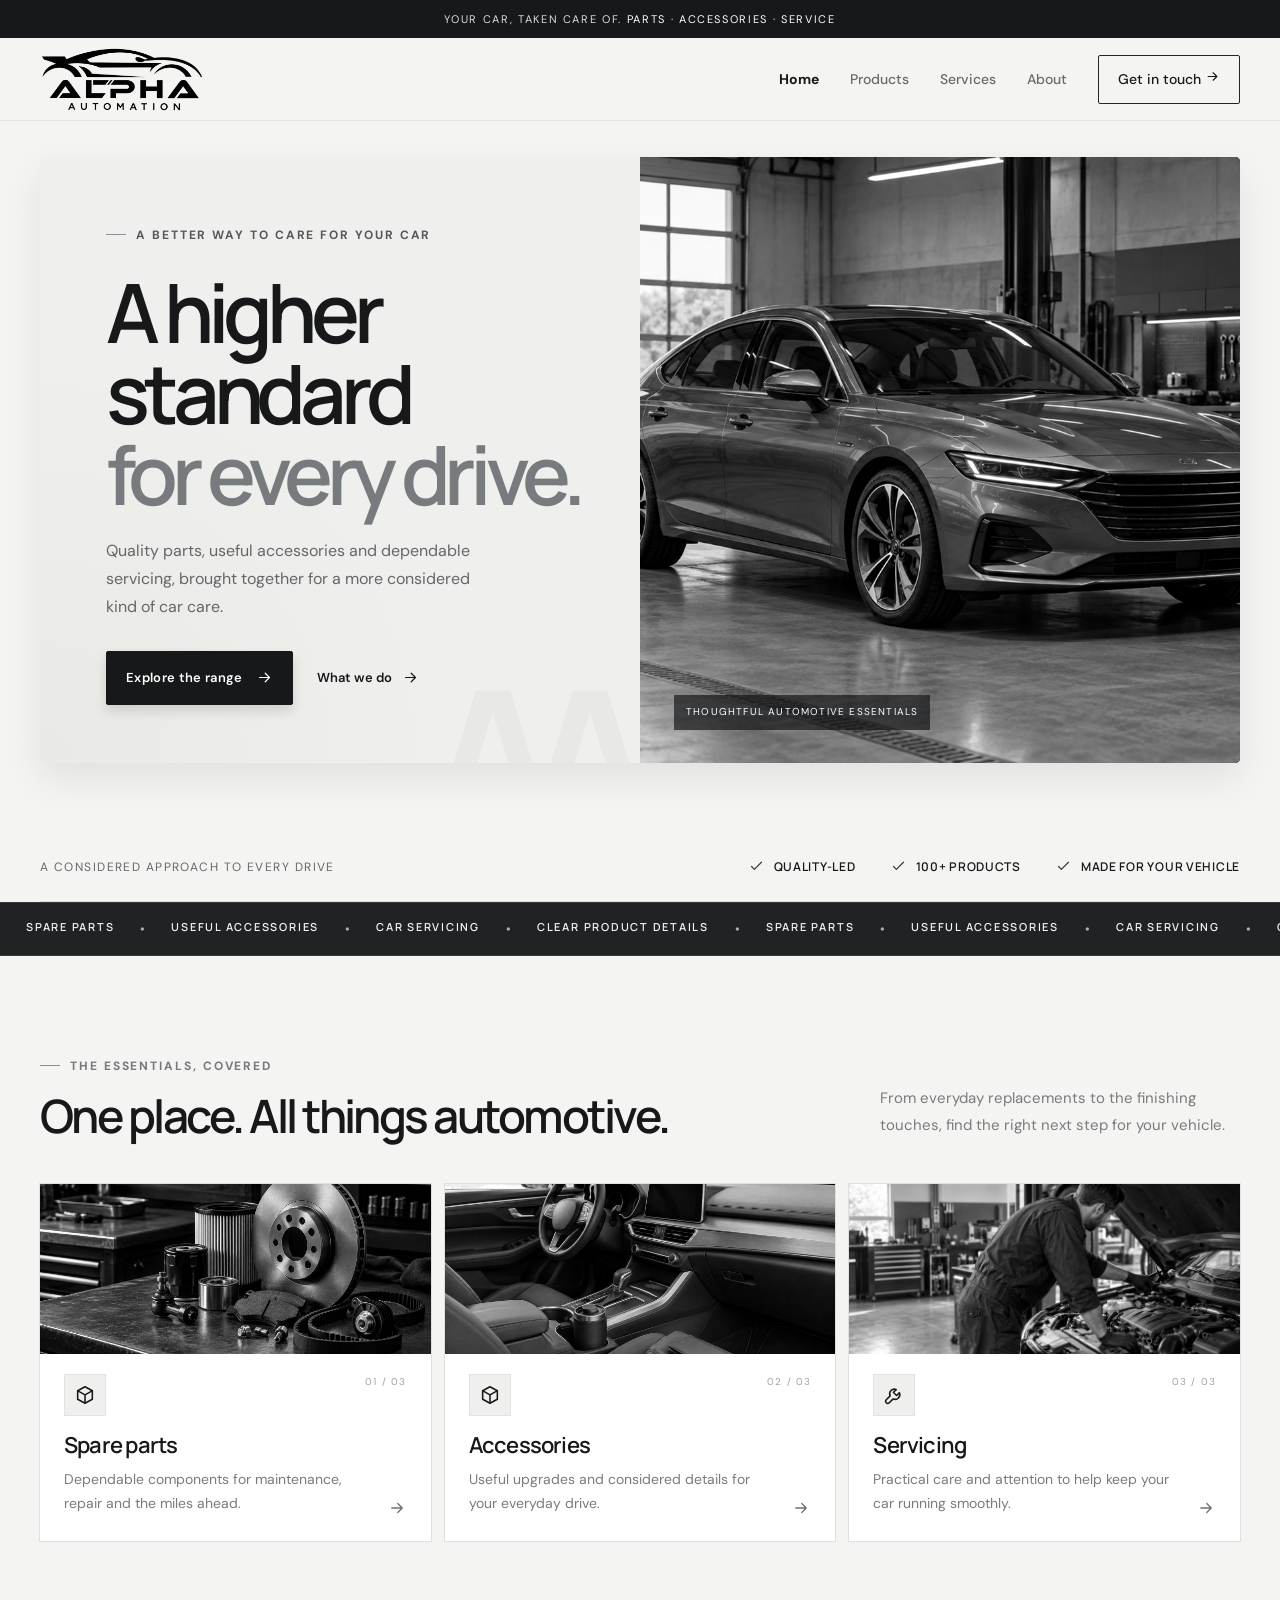
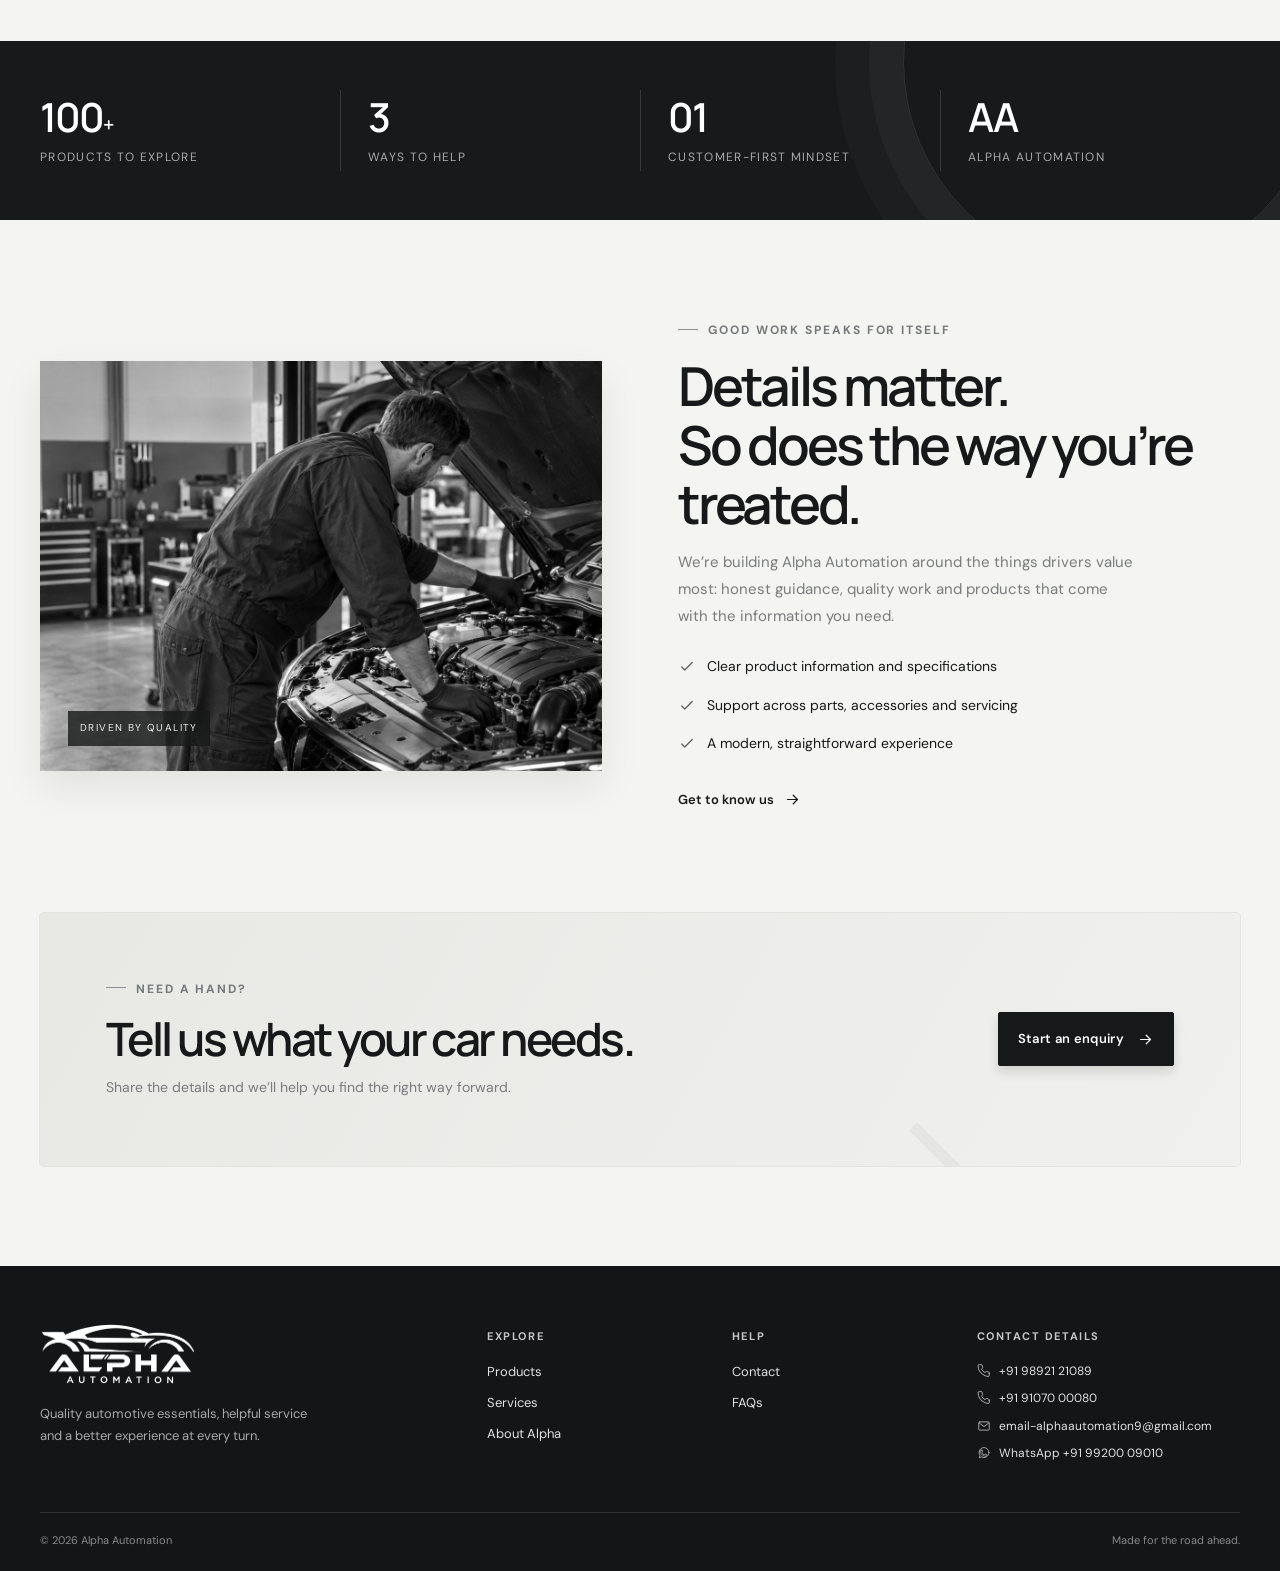
<file: index.html>
<!doctype html>
<html lang="en">
<head><meta charset="utf-8"><meta name="viewport" content="width=device-width, initial-scale=1"><meta name="description" content="Alpha Automation brings together quality car parts, accessories and servicing. Find what your vehicle needs, all in one place."><meta name="theme-color" content="#f7f7f5"><title>Alpha Automation — Everything your car needs</title><link rel="icon" href="assets/alpha-logo.png"><link rel="stylesheet" href="assets/site.css"><link rel="stylesheet" href="assets/details.css"><link rel="stylesheet" href="assets/visual-upgrade.css"><link rel="stylesheet" href="assets/readability.css"></head>
<body>
<div class="announcement">Your car, taken care of. <span>Parts · Accessories · Service</span></div>
<header class="header"><div class="wrap nav"><a class="brand" href="index.html" aria-label="Alpha Automation home"><img src="assets/alpha-logo.png" alt="Alpha Automation"></a><button class="menu-toggle" aria-label="Open navigation" aria-expanded="false"><svg viewBox="0 0 24 24" fill="none" stroke="currentColor" stroke-width="1.7"><path d="M4 7h16M4 12h16M4 17h16"/></svg></button><nav class="links" aria-label="Main navigation"><a href="index.html" aria-current="page">Home</a><a href="products.html">Products</a><a href="services.html">Services</a><a href="about.html">About</a><a class="nav-cta" href="contact.html">Get in touch <svg viewBox="0 0 24 24" width="15" height="15" viewBox="0 0 24 24" fill="none" stroke="currentColor" stroke-width="1.7" stroke-linecap="round" stroke-linejoin="round" aria-hidden="true"><path d="M5 12h14m-6-6 6 6-6 6"/></svg></a></nav></div></header>
<main>
<section class="hero"><div class="wrap hero-grid"><div class="hero-copy"><div class="eyebrow">A better way to care for your car</div><h1>A higher standard<br><span>for every drive.</span></h1><p>Quality parts, useful accessories and dependable servicing, brought together for a more considered kind of car care.</p><div class="button-row"><a class="button" href="products.html">Explore the range <svg viewBox="0 0 24 24" fill="none" stroke="currentColor" stroke-width="1.7" stroke-linecap="round" stroke-linejoin="round" aria-hidden="true"><path d="M5 12h14m-6-6 6 6-6 6"/></svg></a><a class="text-link" href="services.html">What we do <svg viewBox="0 0 24 24" fill="none" stroke="currentColor" stroke-width="1.7" stroke-linecap="round" stroke-linejoin="round" aria-hidden="true"><path d="M5 12h14m-6-6 6 6-6 6"/></svg></a></div></div><div class="hero-art"><span class="art-index">AA / 001</span><img src="assets/hero-automotive.jpg" alt="Graphite sedan in a modern automotive workshop"><span class="art-label">Thoughtful automotive essentials</span></div></div></section>
<div class="wrap trust-row"><div class="trust-note">A considered approach to every drive</div><div class="trust-items"><span><svg viewBox="0 0 24 24" fill="none" stroke="currentColor" stroke-width="1.7" stroke-linecap="round" stroke-linejoin="round" aria-hidden="true"><path d="m5 12 4 4L19 6"/></svg>Quality-led</span><span><svg viewBox="0 0 24 24" fill="none" stroke="currentColor" stroke-width="1.7" stroke-linecap="round" stroke-linejoin="round" aria-hidden="true"><path d="m5 12 4 4L19 6"/></svg>100+ products</span><span><svg viewBox="0 0 24 24" fill="none" stroke="currentColor" stroke-width="1.7" stroke-linecap="round" stroke-linejoin="round" aria-hidden="true"><path d="m5 12 4 4L19 6"/></svg>Made for your vehicle</span></div></div>
<div class="route-strip" aria-label="Alpha Automation: spare parts, accessories and servicing"><div class="route-track" aria-hidden="true"><span>Spare parts</span><b>•</b><span>Useful accessories</span><b>•</b><span>Car servicing</span><b>•</b><span>Clear product details</span><b>•</b><span>Spare parts</span><b>•</b><span>Useful accessories</span><b>•</b><span>Car servicing</span><b>•</b><span>Clear product details</span><b>•</b></div></div><section class="section"><div class="wrap"><div class="section-head"><div><div class="eyebrow">The essentials, covered</div><h2>One place. All things automotive.</h2></div><p>From everyday replacements to the finishing touches, find the right next step for your vehicle.</p></div><div class="category-grid"><a class="category-card" href="products.html#spare-parts"><img class="category-photo" src="assets/product-parts.jpg" alt="Quality car parts arranged on a workshop bench"><div class="category-details"><div class="card-top"><span class="icon-box"><svg viewBox="0 0 24 24" fill="none" stroke="currentColor" stroke-width="1.7" stroke-linecap="round" stroke-linejoin="round" aria-hidden="true"><path d="m12 3 8 4.4v9.2L12 21l-8-4.4V7.4L12 3Z"/><path d="m4.3 7.5 7.7 4.3 7.7-4.3M12 12v8.5"/></svg></span><span class="card-number">01 / 03</span></div><div><h3>Spare parts</h3><p>Dependable components for maintenance, repair and the miles ahead.</p></div></div><svg class="card-arrow" viewBox="0 0 24 24" fill="none" stroke="currentColor" stroke-width="1.7" stroke-linecap="round" stroke-linejoin="round" aria-hidden="true"><path d="M5 12h14m-6-6 6 6-6 6"/></svg></a><a class="category-card" href="products.html#accessories"><img class="category-photo" src="assets/interior-accessories.jpg" alt="Modern charcoal car interior and useful accessories"><div class="category-details"><div class="card-top"><span class="icon-box"><svg viewBox="0 0 24 24" fill="none" stroke="currentColor" stroke-width="1.7" stroke-linecap="round" stroke-linejoin="round" aria-hidden="true"><path d="m12 3 8 4.4v9.2L12 21l-8-4.4V7.4L12 3Z"/><path d="m4.3 7.5 7.7 4.3 7.7-4.3M12 12v8.5"/></svg></span><span class="card-number">02 / 03</span></div><div><h3>Accessories</h3><p>Useful upgrades and considered details for your everyday drive.</p></div></div><svg class="card-arrow" viewBox="0 0 24 24" fill="none" stroke="currentColor" stroke-width="1.7" stroke-linecap="round" stroke-linejoin="round" aria-hidden="true"><path d="M5 12h14m-6-6 6 6-6 6"/></svg></a><a class="category-card" href="services.html"><img class="category-photo" src="assets/service-workshop.jpg" alt="Technician inspecting a car engine"><div class="category-details"><div class="card-top"><span class="icon-box"><svg viewBox="0 0 24 24" fill="none" stroke="currentColor" stroke-width="1.7" stroke-linecap="round" stroke-linejoin="round" aria-hidden="true"><path d="M14.5 6.2a5 5 0 0 0-6.7 6.7L3.5 17.2a2.3 2.3 0 0 0 3.3 3.3l4.3-4.3a5 5 0 0 0 6.7-6.7l-3 3-3.5-3.5 3.2-2.8Z"/></svg></span><span class="card-number">03 / 03</span></div><div><h3>Servicing</h3><p>Practical care and attention to help keep your car running smoothly.</p></div></div><svg class="card-arrow" viewBox="0 0 24 24" fill="none" stroke="currentColor" stroke-width="1.7" stroke-linecap="round" stroke-linejoin="round" aria-hidden="true"><path d="M5 12h14m-6-6 6 6-6 6"/></svg></a></div></div></section>
<section class="stat-band"><div class="wrap stats"><div class="stat"><strong>100<span>+</span></strong><small>Products to explore</small></div><div class="stat"><strong>3</strong><small>Ways to help</small></div><div class="stat"><strong>01</strong><small>Customer-first mindset</small></div><div class="stat"><strong>AA</strong><small>Alpha Automation</small></div></div></section>
<section class="section"><div class="wrap split"><div class="split-visual"><img class="split-image" src="assets/service-workshop.jpg" alt="Automotive technician carrying out a careful inspection"><small>Driven by quality</small></div><div class="split-copy"><div class="eyebrow">Good work speaks for itself</div><h2>Details matter.<br>So does the way you’re treated.</h2><p>We’re building Alpha Automation around the things drivers value most: honest guidance, quality work and products that come with the information you need.</p><ul class="check-list"><li><svg viewBox="0 0 24 24" fill="none" stroke="currentColor" stroke-width="1.7" stroke-linecap="round" stroke-linejoin="round" aria-hidden="true"><path d="m5 12 4 4L19 6"/></svg>Clear product information and specifications</li><li><svg viewBox="0 0 24 24" fill="none" stroke="currentColor" stroke-width="1.7" stroke-linecap="round" stroke-linejoin="round" aria-hidden="true"><path d="m5 12 4 4L19 6"/></svg>Support across parts, accessories and servicing</li><li><svg viewBox="0 0 24 24" fill="none" stroke="currentColor" stroke-width="1.7" stroke-linecap="round" stroke-linejoin="round" aria-hidden="true"><path d="m5 12 4 4L19 6"/></svg>A modern, straightforward experience</li></ul><a class="text-link" href="about.html">Get to know us <svg viewBox="0 0 24 24" fill="none" stroke="currentColor" stroke-width="1.7" stroke-linecap="round" stroke-linejoin="round" aria-hidden="true"><path d="M5 12h14m-6-6 6 6-6 6"/></svg></a></div></div></section>
<section class="section" style="padding-top:0"><div class="wrap cta"><div><div class="eyebrow">Need a hand?</div><h2>Tell us what your car needs.</h2><p>Share the details and we’ll help you find the right way forward.</p></div><a class="button" href="contact.html">Start an enquiry <svg viewBox="0 0 24 24" fill="none" stroke="currentColor" stroke-width="1.7" stroke-linecap="round" stroke-linejoin="round" aria-hidden="true"><path d="M5 12h14m-6-6 6 6-6 6"/></svg></a></div></section>
</main>
<footer class="footer"><div class="wrap"><div class="footer-main"><div class="footer-brand"><a href="index.html"><img src="assets/alpha-logo.png" alt="Alpha Automation"></a><p>Quality automotive essentials, helpful service and a better experience at every turn.</p></div><div class="footer-col"><h4>Explore</h4><a href="products.html">Products</a><a href="services.html">Services</a><a href="about.html">About Alpha</a></div><div class="footer-col"><h4>Help</h4><a href="contact.html">Contact</a><a href="contact.html#faq">FAQs</a></div><div class="footer-col footer-contact"><h4>Contact details</h4><div class="contact-line"><svg viewBox="0 0 24 24" fill="none" stroke="currentColor" stroke-width="1.7" stroke-linecap="round" stroke-linejoin="round" aria-hidden="true"><path d="M21 16.4v3a2 2 0 0 1-2.2 2A19.8 19.8 0 0 1 10.2 18a19.5 19.5 0 0 1-6-6A19.8 19.8 0 0 1 1.9 3.2 2 2 0 0 1 3.9 1h3a2 2 0 0 1 2 1.7c.12.9.33 1.8.65 2.65a2 2 0 0 1-.45 2.1L7.8 8.8a16 16 0 0 0 6 6l1.35-1.3a2 2 0 0 1 2.1-.45c.85.32 1.75.53 2.65.65A2 2 0 0 1 21 16.4Z"/></svg><a href="tel:+919892121089">+91 98921 21089</a></div><div class="contact-line"><svg viewBox="0 0 24 24" fill="none" stroke="currentColor" stroke-width="1.7" stroke-linecap="round" stroke-linejoin="round" aria-hidden="true"><path d="M21 16.4v3a2 2 0 0 1-2.2 2A19.8 19.8 0 0 1 10.2 18a19.5 19.5 0 0 1-6-6A19.8 19.8 0 0 1 1.9 3.2 2 2 0 0 1 3.9 1h3a2 2 0 0 1 2 1.7c.12.9.33 1.8.65 2.65a2 2 0 0 1-.45 2.1L7.8 8.8a16 16 0 0 0 6 6l1.35-1.3a2 2 0 0 1 2.1-.45c.85.32 1.75.53 2.65.65A2 2 0 0 1 21 16.4Z"/></svg><a href="tel:+919107000080">+91 91070 00080</a></div><div class="contact-line"><svg viewBox="0 0 24 24" fill="none" stroke="currentColor" stroke-width="1.6" stroke-linecap="round" stroke-linejoin="round" aria-hidden="true"><rect x="3" y="5" width="18" height="14" rx="1.5"/><path d="m4 7 8 6 8-6"/></svg><a href="mailto:email-alphaautomation9@gmail.com">email-alphaautomation9@gmail.com</a></div><div class="contact-line"><svg viewBox="0 0 24 24" fill="none" stroke="currentColor" stroke-width="1.55" stroke-linecap="round" stroke-linejoin="round" aria-hidden="true"><path d="M20.5 11.3a8.45 8.45 0 0 1-12.4 7.5L4 20l1.2-4A8.45 8.45 0 1 1 20.5 11.3Z"/><path d="M8.4 7.5c-.2-.4-.4-.5-.7-.5h-.5c-.3 0-.6.1-.8.4-.3.3-1 1-1 2.3s1 2.7 1.2 2.9c.1.2 2 3.2 5 4.3.7.3 1.2.5 1.6.6.7.2 1.3.2 1.8.1.5-.1 1.6-.7 1.8-1.3.2-.6.2-1.2.2-1.3-.1-.1-.3-.2-.6-.3l-1.9-.9c-.3-.1-.5-.2-.6.1l-.9 1.1c-.2.2-.3.2-.6.1-.3-.1-1.2-.4-2.2-1.3-.8-.7-1.3-1.6-1.5-1.9-.1-.3 0-.4.1-.6l.5-.6c.2-.2.2-.3.3-.5.1-.2 0-.4 0-.5l-.8-2.1Z"/></svg><a href="https://wa.me/919920009010" target="_blank" rel="noopener noreferrer">WhatsApp +91 99200 09010</a></div></div></div><div class="footer-bottom"><span>© <span data-year></span> Alpha Automation</span><span>Made for the road ahead.</span></div></div></footer>
<script src="assets/site.js"></script></body></html>
</file>
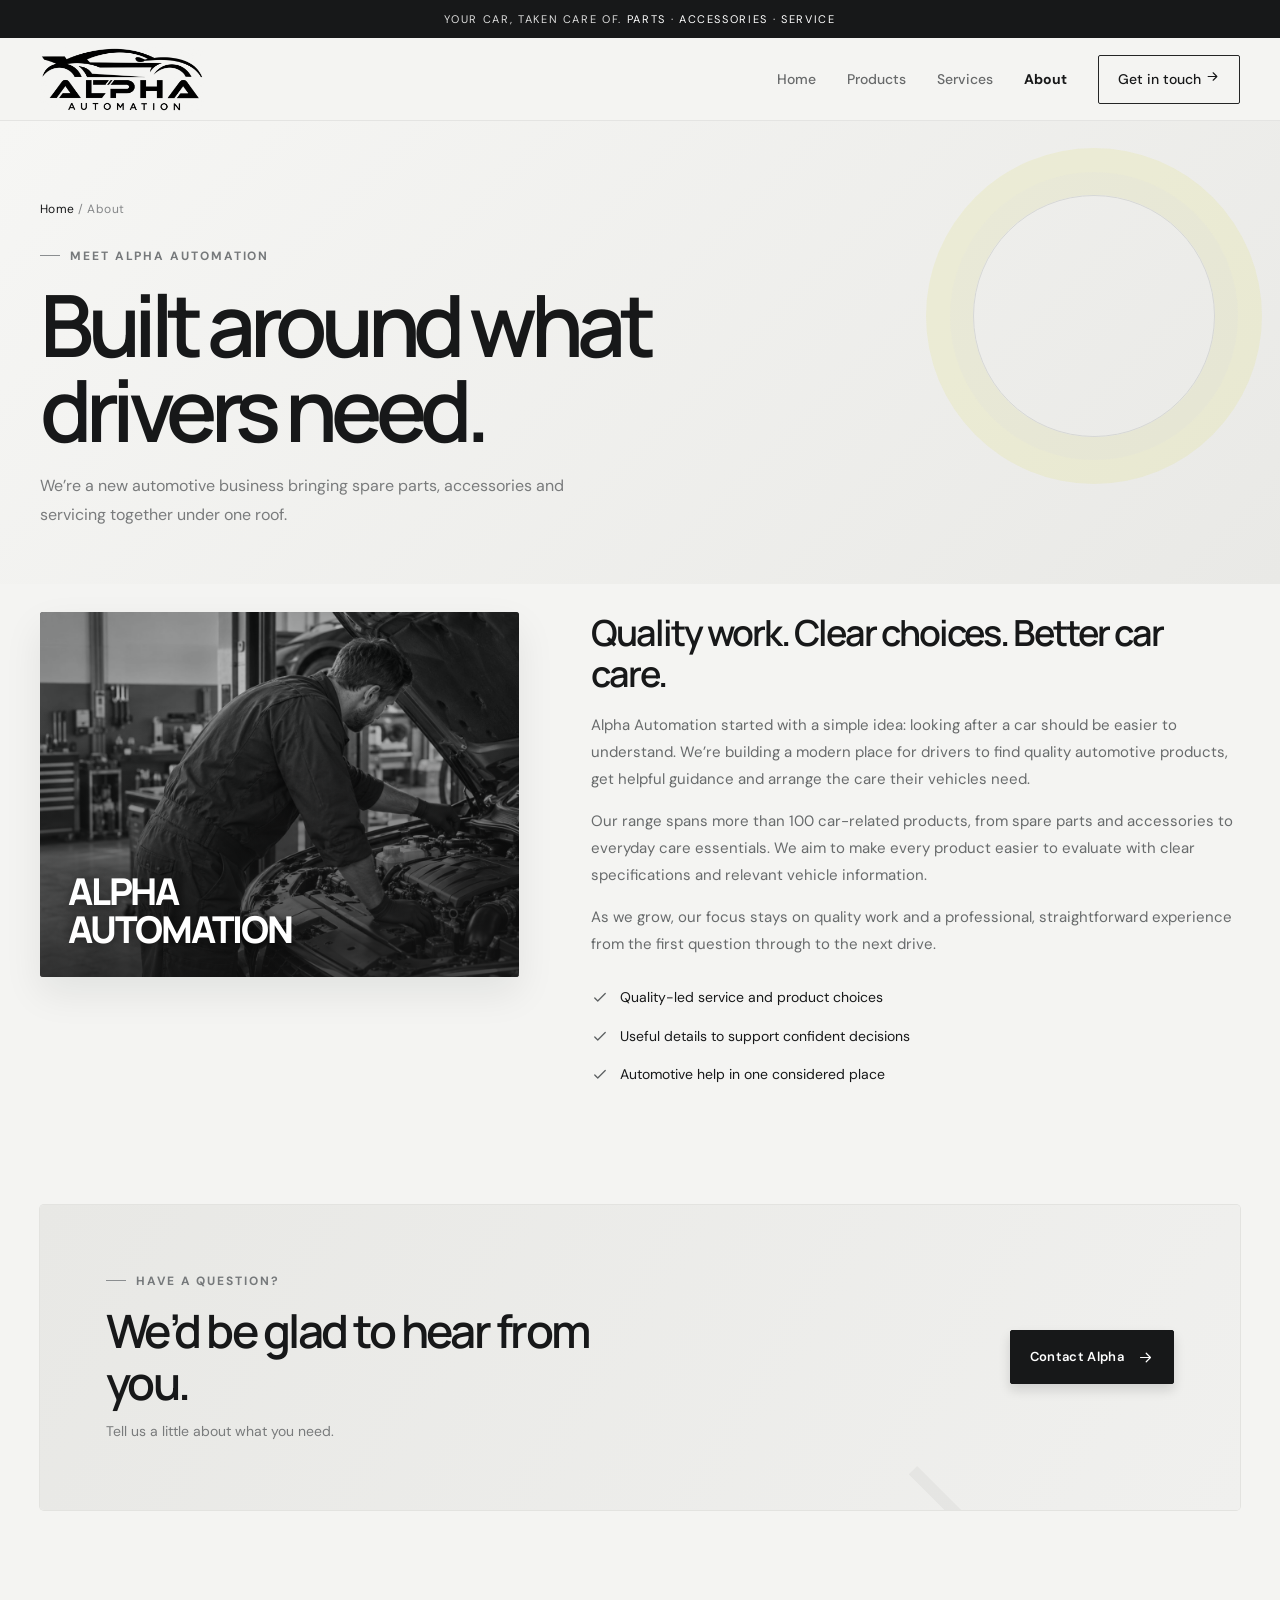
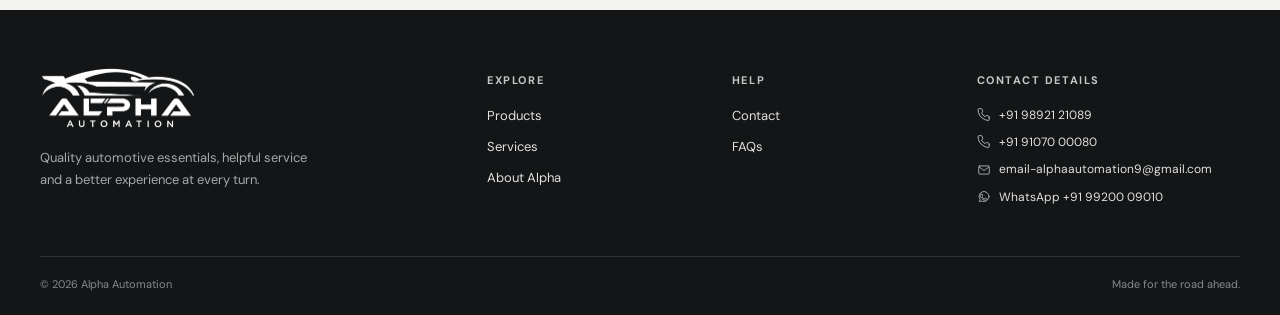
<file: about.html>
<!doctype html><html lang="en"><head><meta charset="utf-8"><meta name="viewport" content="width=device-width, initial-scale=1"><meta name="description" content="Meet Alpha Automation, a modern automotive startup focused on quality parts, accessories and service."><meta name="theme-color" content="#f7f7f5"><title>About — Alpha Automation</title><link rel="icon" href="assets/alpha-logo.png"><link rel="stylesheet" href="assets/site.css"><link rel="stylesheet" href="assets/details.css"><link rel="stylesheet" href="assets/visual-upgrade.css"><link rel="stylesheet" href="assets/readability.css"></head><body>
<div class="announcement">Your car, taken care of. <span>Parts · Accessories · Service</span></div><header class="header"><div class="wrap nav"><a class="brand" href="index.html" aria-label="Alpha Automation home"><img src="assets/alpha-logo.png" alt="Alpha Automation"></a><button class="menu-toggle" aria-label="Open navigation" aria-expanded="false"><svg viewBox="0 0 24 24" fill="none" stroke="currentColor" stroke-width="1.7"><path d="M4 7h16M4 12h16M4 17h16"/></svg></button><nav class="links" aria-label="Main navigation"><a href="index.html">Home</a><a href="products.html">Products</a><a href="services.html">Services</a><a href="about.html" aria-current="page">About</a><a class="nav-cta" href="contact.html">Get in touch <svg width="15" height="15" viewBox="0 0 24 24" fill="none" stroke="currentColor" stroke-width="1.7" stroke-linecap="round" stroke-linejoin="round" aria-hidden="true"><path d="M5 12h14m-6-6 6 6-6 6"/></svg></a></nav></div></header>
<main><section class="page-hero"><div class="wrap"><div class="breadcrumb"><a href="index.html">Home</a> / About</div><div class="eyebrow">Meet Alpha Automation</div><h1>Built around what drivers need.</h1><p>We’re a new automotive business bringing spare parts, accessories and servicing together under one roof.</p></div></section><section class="content-section"><div class="wrap about-grid"><div class="about-mark"><img class="about-photo" src="assets/service-workshop.jpg" alt="Automotive technician at work" loading="lazy"><strong>ALPHA<br>AUTOMATION</strong></div><div class="about-copy"><h2>Quality work. Clear choices. Better car care.</h2><p>Alpha Automation started with a simple idea: looking after a car should be easier to understand. We’re building a modern place for drivers to find quality automotive products, get helpful guidance and arrange the care their vehicles need.</p><p>Our range spans more than 100 car-related products, from spare parts and accessories to everyday care essentials. We aim to make every product easier to evaluate with clear specifications and relevant vehicle information.</p><p>As we grow, our focus stays on quality work and a professional, straightforward experience from the first question through to the next drive.</p><ul class="check-list"><li><svg viewBox="0 0 24 24" fill="none" stroke="currentColor" stroke-width="1.7" stroke-linecap="round" stroke-linejoin="round" aria-hidden="true"><path d="m5 12 4 4L19 6"/></svg>Quality-led service and product choices</li><li><svg viewBox="0 0 24 24" fill="none" stroke="currentColor" stroke-width="1.7" stroke-linecap="round" stroke-linejoin="round" aria-hidden="true"><path d="m5 12 4 4L19 6"/></svg>Useful details to support confident decisions</li><li><svg viewBox="0 0 24 24" fill="none" stroke="currentColor" stroke-width="1.7" stroke-linecap="round" stroke-linejoin="round" aria-hidden="true"><path d="m5 12 4 4L19 6"/></svg>Automotive help in one considered place</li></ul></div></div></section><section class="section" style="padding-top:0"><div class="wrap cta"><div><div class="eyebrow">Have a question?</div><h2>We’d be glad to hear from you.</h2><p>Tell us a little about what you need.</p></div><a class="button" href="contact.html">Contact Alpha <svg viewBox="0 0 24 24" fill="none" stroke="currentColor" stroke-width="1.7" stroke-linecap="round" stroke-linejoin="round" aria-hidden="true"><path d="M5 12h14m-6-6 6 6-6 6"/></svg></a></div></section></main>
<footer class="footer"><div class="wrap"><div class="footer-main"><div class="footer-brand"><a href="index.html"><img src="assets/alpha-logo.png" alt="Alpha Automation"></a><p>Quality automotive essentials, helpful service and a better experience at every turn.</p></div><div class="footer-col"><h4>Explore</h4><a href="products.html">Products</a><a href="services.html">Services</a><a href="about.html">About Alpha</a></div><div class="footer-col"><h4>Help</h4><a href="contact.html">Contact</a><a href="contact.html#faq">FAQs</a></div><div class="footer-col footer-contact"><h4>Contact details</h4><div class="contact-line"><svg viewBox="0 0 24 24" fill="none" stroke="currentColor" stroke-width="1.7" stroke-linecap="round" stroke-linejoin="round" aria-hidden="true"><path d="M21 16.4v3a2 2 0 0 1-2.2 2A19.8 19.8 0 0 1 10.2 18a19.5 19.5 0 0 1-6-6A19.8 19.8 0 0 1 1.9 3.2 2 2 0 0 1 3.9 1h3a2 2 0 0 1 2 1.7c.12.9.33 1.8.65 2.65a2 2 0 0 1-.45 2.1L7.8 8.8a16 16 0 0 0 6 6l1.35-1.3a2 2 0 0 1 2.1-.45c.85.32 1.75.53 2.65.65A2 2 0 0 1 21 16.4Z"/></svg><a href="tel:+919892121089">+91 98921 21089</a></div><div class="contact-line"><svg viewBox="0 0 24 24" fill="none" stroke="currentColor" stroke-width="1.7" stroke-linecap="round" stroke-linejoin="round" aria-hidden="true"><path d="M21 16.4v3a2 2 0 0 1-2.2 2A19.8 19.8 0 0 1 10.2 18a19.5 19.5 0 0 1-6-6A19.8 19.8 0 0 1 1.9 3.2 2 2 0 0 1 3.9 1h3a2 2 0 0 1 2 1.7c.12.9.33 1.8.65 2.65a2 2 0 0 1-.45 2.1L7.8 8.8a16 16 0 0 0 6 6l1.35-1.3a2 2 0 0 1 2.1-.45c.85.32 1.75.53 2.65.65A2 2 0 0 1 21 16.4Z"/></svg><a href="tel:+919107000080">+91 91070 00080</a></div><div class="contact-line"><svg viewBox="0 0 24 24" fill="none" stroke="currentColor" stroke-width="1.6" stroke-linecap="round" stroke-linejoin="round" aria-hidden="true"><rect x="3" y="5" width="18" height="14" rx="1.5"/><path d="m4 7 8 6 8-6"/></svg><a href="mailto:email-alphaautomation9@gmail.com">email-alphaautomation9@gmail.com</a></div><div class="contact-line"><svg viewBox="0 0 24 24" fill="none" stroke="currentColor" stroke-width="1.55" stroke-linecap="round" stroke-linejoin="round" aria-hidden="true"><path d="M20.5 11.3a8.45 8.45 0 0 1-12.4 7.5L4 20l1.2-4A8.45 8.45 0 1 1 20.5 11.3Z"/><path d="M8.4 7.5c-.2-.4-.4-.5-.7-.5h-.5c-.3 0-.6.1-.8.4-.3.3-1 1-1 2.3s1 2.7 1.2 2.9c.1.2 2 3.2 5 4.3.7.3 1.2.5 1.6.6.7.2 1.3.2 1.8.1.5-.1 1.6-.7 1.8-1.3.2-.6.2-1.2.2-1.3-.1-.1-.3-.2-.6-.3l-1.9-.9c-.3-.1-.5-.2-.6.1l-.9 1.1c-.2.2-.3.2-.6.1-.3-.1-1.2-.4-2.2-1.3-.8-.7-1.3-1.6-1.5-1.9-.1-.3 0-.4.1-.6l.5-.6c.2-.2.2-.3.3-.5.1-.2 0-.4 0-.5l-.8-2.1Z"/></svg><a href="https://wa.me/919920009010" target="_blank" rel="noopener noreferrer">WhatsApp +91 99200 09010</a></div></div></div><div class="footer-bottom"><span>© <span data-year></span> Alpha Automation</span><span>Made for the road ahead.</span></div></div></footer><script src="assets/site.js"></script></body></html>
</file>
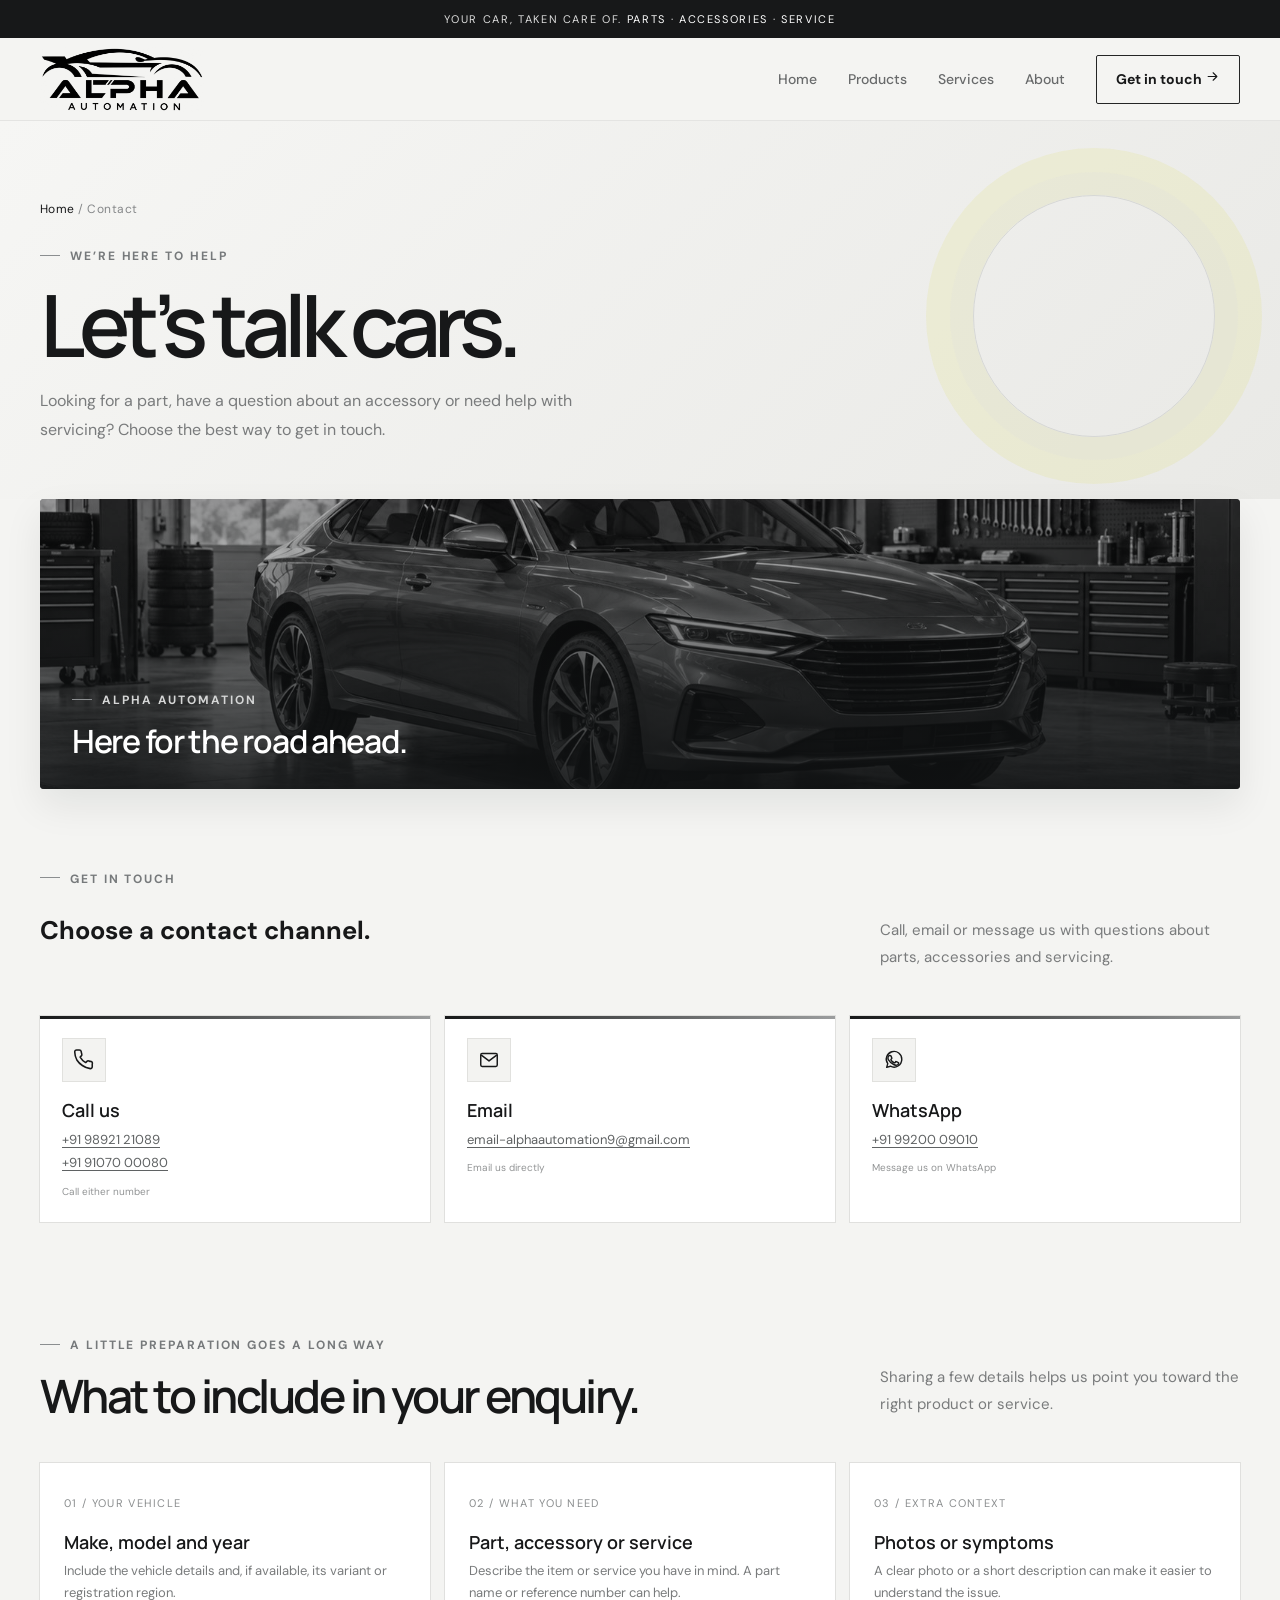
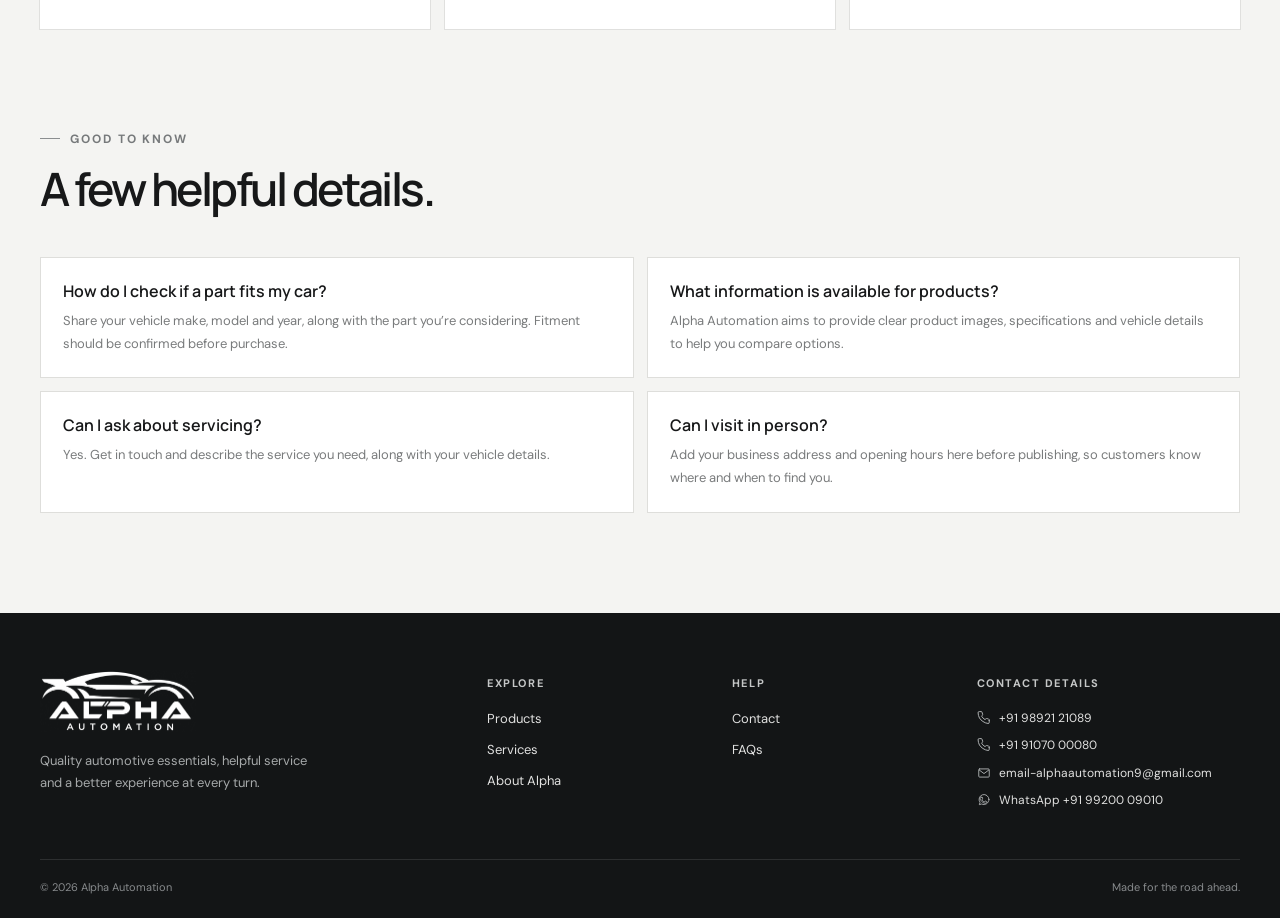
<file: contact.html>
<!doctype html><html lang="en"><head><meta charset="utf-8"><meta name="viewport" content="width=device-width, initial-scale=1"><meta name="description" content="Contact Alpha Automation with questions about car parts, accessories or servicing."><meta name="theme-color" content="#f7f7f5"><title>Contact — Alpha Automation</title><link rel="icon" href="assets/alpha-logo.png"><link rel="stylesheet" href="assets/site.css"><link rel="stylesheet" href="assets/details.css"><link rel="stylesheet" href="assets/visual-upgrade.css"><link rel="stylesheet" href="assets/readability.css"></head><body>
<div class="announcement">Your car, taken care of. <span>Parts · Accessories · Service</span></div><header class="header"><div class="wrap nav"><a class="brand" href="index.html" aria-label="Alpha Automation home"><img src="assets/alpha-logo.png" alt="Alpha Automation"></a><button class="menu-toggle" aria-label="Open navigation" aria-expanded="false"><svg viewBox="0 0 24 24" fill="none" stroke="currentColor" stroke-width="1.7"><path d="M4 7h16M4 12h16M4 17h16"/></svg></button><nav class="links" aria-label="Main navigation"><a href="index.html">Home</a><a href="products.html">Products</a><a href="services.html">Services</a><a href="about.html">About</a><a class="nav-cta" href="contact.html" aria-current="page">Get in touch <svg width="15" height="15" viewBox="0 0 24 24" fill="none" stroke="currentColor" stroke-width="1.7" stroke-linecap="round" stroke-linejoin="round" aria-hidden="true"><path d="M5 12h14m-6-6 6 6-6 6"/></svg></a></nav></div></header>
<main><section class="page-hero"><div class="wrap"><div class="breadcrumb"><a href="index.html">Home</a> / Contact</div><div class="eyebrow">We’re here to help</div><h1>Let’s talk cars.</h1><p>Looking for a part, have a question about an accessory or need help with servicing? Choose the best way to get in touch.</p></div></section><section class="contact-visual"><img src="assets/hero-automotive.jpg" alt="Graphite sedan in a modern workshop" loading="lazy"><div><span class="eyebrow">Alpha Automation</span><h2>Here for the road ahead.</h2></div></section><section class="content-section"><div class="wrap"><div class="section-head"><div><div class="eyebrow">Get in touch</div><h2>Choose a contact channel.</h2></div><p>Call, email or message us with questions about parts, accessories and servicing.</p></div><div class="contact-options"><article class="contact-option"><span class="icon-box"><svg viewBox="0 0 24 24" fill="none" stroke="currentColor" stroke-width="1.7" stroke-linecap="round" stroke-linejoin="round" aria-hidden="true"><path d="M21 16.4v3a2 2 0 0 1-2.2 2A19.8 19.8 0 0 1 10.2 18a19.5 19.5 0 0 1-6-6A19.8 19.8 0 0 1 1.9 3.2 2 2 0 0 1 3.9 1h3a2 2 0 0 1 2 1.7c.12.9.33 1.8.65 2.65a2 2 0 0 1-.45 2.1L7.8 8.8a16 16 0 0 0 6 6l1.35-1.3a2 2 0 0 1 2.1-.45c.85.32 1.75.53 2.65.65A2 2 0 0 1 21 16.4Z"/></svg></span><h2>Call us</h2><p><a href="tel:+919892121089">+91 98921 21089</a><br><a href="tel:+919107000080">+91 91070 00080</a></p><small>Call either number</small></article><article class="contact-option"><span class="icon-box"><svg viewBox="0 0 24 24" fill="none" stroke="currentColor" stroke-width="1.6" stroke-linecap="round" stroke-linejoin="round" aria-hidden="true"><rect x="3" y="5" width="18" height="14" rx="1.5"/><path d="m4 7 8 6 8-6"/></svg></span><h2>Email</h2><p><a href="mailto:email-alphaautomation9@gmail.com">email-alphaautomation9@gmail.com</a></p><small>Email us directly</small></article><article class="contact-option" id="whatsapp"><span class="icon-box"><svg viewBox="0 0 24 24" fill="none" stroke="currentColor" stroke-width="1.55" stroke-linecap="round" stroke-linejoin="round" aria-hidden="true"><path d="M20.5 11.3a8.45 8.45 0 0 1-12.4 7.5L4 20l1.2-4A8.45 8.45 0 1 1 20.5 11.3Z"/><path d="M8.4 7.5c-.2-.4-.4-.5-.7-.5h-.5c-.3 0-.6.1-.8.4-.3.3-1 1-1 2.3s1 2.7 1.2 2.9c.1.2 2 3.2 5 4.3.7.3 1.2.5 1.6.6.7.2 1.3.2 1.8.1.5-.1 1.6-.7 1.8-1.3.2-.6.2-1.2.2-1.3-.1-.1-.3-.2-.6-.3l-1.9-.9c-.3-.1-.5-.2-.6.1l-.9 1.1c-.2.2-.3.2-.6.1-.3-.1-1.2-.4-2.2-1.3-.8-.7-1.3-1.6-1.5-1.9-.1-.3 0-.4.1-.6l.5-.6c.2-.2.2-.3.3-.5.1-.2 0-.4 0-.5l-.8-2.1Z"/></svg></span><h2>WhatsApp</h2><p><a href="https://wa.me/919920009010" target="_blank" rel="noopener noreferrer">+91 99200 09010</a></p><small>Message us on WhatsApp</small></article></div></div></section><section class="section" style="padding-top:0"><div class="wrap"><div class="section-head"><div><div class="eyebrow">A little preparation goes a long way</div><h2>What to include in your enquiry.</h2></div><p>Sharing a few details helps us point you toward the right product or service.</p></div><div class="contact-guidance"><article class="guidance-card"><span class="step">01 / YOUR VEHICLE</span><h3>Make, model and year</h3><p>Include the vehicle details and, if available, its variant or registration region.</p></article><article class="guidance-card"><span class="step">02 / WHAT YOU NEED</span><h3>Part, accessory or service</h3><p>Describe the item or service you have in mind. A part name or reference number can help.</p></article><article class="guidance-card"><span class="step">03 / EXTRA CONTEXT</span><h3>Photos or symptoms</h3><p>A clear photo or a short description can make it easier to understand the issue.</p></article></div></div></section><section class="section" id="faq" style="padding-top:0"><div class="wrap"><div class="section-head"><div><div class="eyebrow">Good to know</div><h2>A few helpful details.</h2></div></div><div class="faq-grid"><article><h3>How do I check if a part fits my car?</h3><p>Share your vehicle make, model and year, along with the part you’re considering. Fitment should be confirmed before purchase.</p></article><article><h3>What information is available for products?</h3><p>Alpha Automation aims to provide clear product images, specifications and vehicle details to help you compare options.</p></article><article><h3>Can I ask about servicing?</h3><p>Yes. Get in touch and describe the service you need, along with your vehicle details.</p></article><article><h3>Can I visit in person?</h3><p>Add your business address and opening hours here before publishing, so customers know where and when to find you.</p></article></div></div></section></main>
<footer class="footer"><div class="wrap"><div class="footer-main"><div class="footer-brand"><a href="index.html"><img src="assets/alpha-logo.png" alt="Alpha Automation"></a><p>Quality automotive essentials, helpful service and a better experience at every turn.</p></div><div class="footer-col"><h4>Explore</h4><a href="products.html">Products</a><a href="services.html">Services</a><a href="about.html">About Alpha</a></div><div class="footer-col"><h4>Help</h4><a href="contact.html">Contact</a><a href="#faq">FAQs</a></div><div class="footer-col footer-contact"><h4>Contact details</h4><div class="contact-line"><svg viewBox="0 0 24 24" fill="none" stroke="currentColor" stroke-width="1.7" stroke-linecap="round" stroke-linejoin="round" aria-hidden="true"><path d="M21 16.4v3a2 2 0 0 1-2.2 2A19.8 19.8 0 0 1 10.2 18a19.5 19.5 0 0 1-6-6A19.8 19.8 0 0 1 1.9 3.2 2 2 0 0 1 3.9 1h3a2 2 0 0 1 2 1.7c.12.9.33 1.8.65 2.65a2 2 0 0 1-.45 2.1L7.8 8.8a16 16 0 0 0 6 6l1.35-1.3a2 2 0 0 1 2.1-.45c.85.32 1.75.53 2.65.65A2 2 0 0 1 21 16.4Z"/></svg><a href="tel:+919892121089">+91 98921 21089</a></div><div class="contact-line"><svg viewBox="0 0 24 24" fill="none" stroke="currentColor" stroke-width="1.7" stroke-linecap="round" stroke-linejoin="round" aria-hidden="true"><path d="M21 16.4v3a2 2 0 0 1-2.2 2A19.8 19.8 0 0 1 10.2 18a19.5 19.5 0 0 1-6-6A19.8 19.8 0 0 1 1.9 3.2 2 2 0 0 1 3.9 1h3a2 2 0 0 1 2 1.7c.12.9.33 1.8.65 2.65a2 2 0 0 1-.45 2.1L7.8 8.8a16 16 0 0 0 6 6l1.35-1.3a2 2 0 0 1 2.1-.45c.85.32 1.75.53 2.65.65A2 2 0 0 1 21 16.4Z"/></svg><a href="tel:+919107000080">+91 91070 00080</a></div><div class="contact-line"><svg viewBox="0 0 24 24" fill="none" stroke="currentColor" stroke-width="1.6" stroke-linecap="round" stroke-linejoin="round" aria-hidden="true"><rect x="3" y="5" width="18" height="14" rx="1.5"/><path d="m4 7 8 6 8-6"/></svg><a href="mailto:email-alphaautomation9@gmail.com">email-alphaautomation9@gmail.com</a></div><div class="contact-line"><svg viewBox="0 0 24 24" fill="none" stroke="currentColor" stroke-width="1.55" stroke-linecap="round" stroke-linejoin="round" aria-hidden="true"><path d="M20.5 11.3a8.45 8.45 0 0 1-12.4 7.5L4 20l1.2-4A8.45 8.45 0 1 1 20.5 11.3Z"/><path d="M8.4 7.5c-.2-.4-.4-.5-.7-.5h-.5c-.3 0-.6.1-.8.4-.3.3-1 1-1 2.3s1 2.7 1.2 2.9c.1.2 2 3.2 5 4.3.7.3 1.2.5 1.6.6.7.2 1.3.2 1.8.1.5-.1 1.6-.7 1.8-1.3.2-.6.2-1.2.2-1.3-.1-.1-.3-.2-.6-.3l-1.9-.9c-.3-.1-.5-.2-.6.1l-.9 1.1c-.2.2-.3.2-.6.1-.3-.1-1.2-.4-2.2-1.3-.8-.7-1.3-1.6-1.5-1.9-.1-.3 0-.4.1-.6l.5-.6c.2-.2.2-.3.3-.5.1-.2 0-.4 0-.5l-.8-2.1Z"/></svg><a href="https://wa.me/919920009010" target="_blank" rel="noopener noreferrer">WhatsApp +91 99200 09010</a></div></div></div><div class="footer-bottom"><span>© <span data-year></span> Alpha Automation</span><span>Made for the road ahead.</span></div></div></footer><script src="assets/site.js"></script></body></html>
</file>
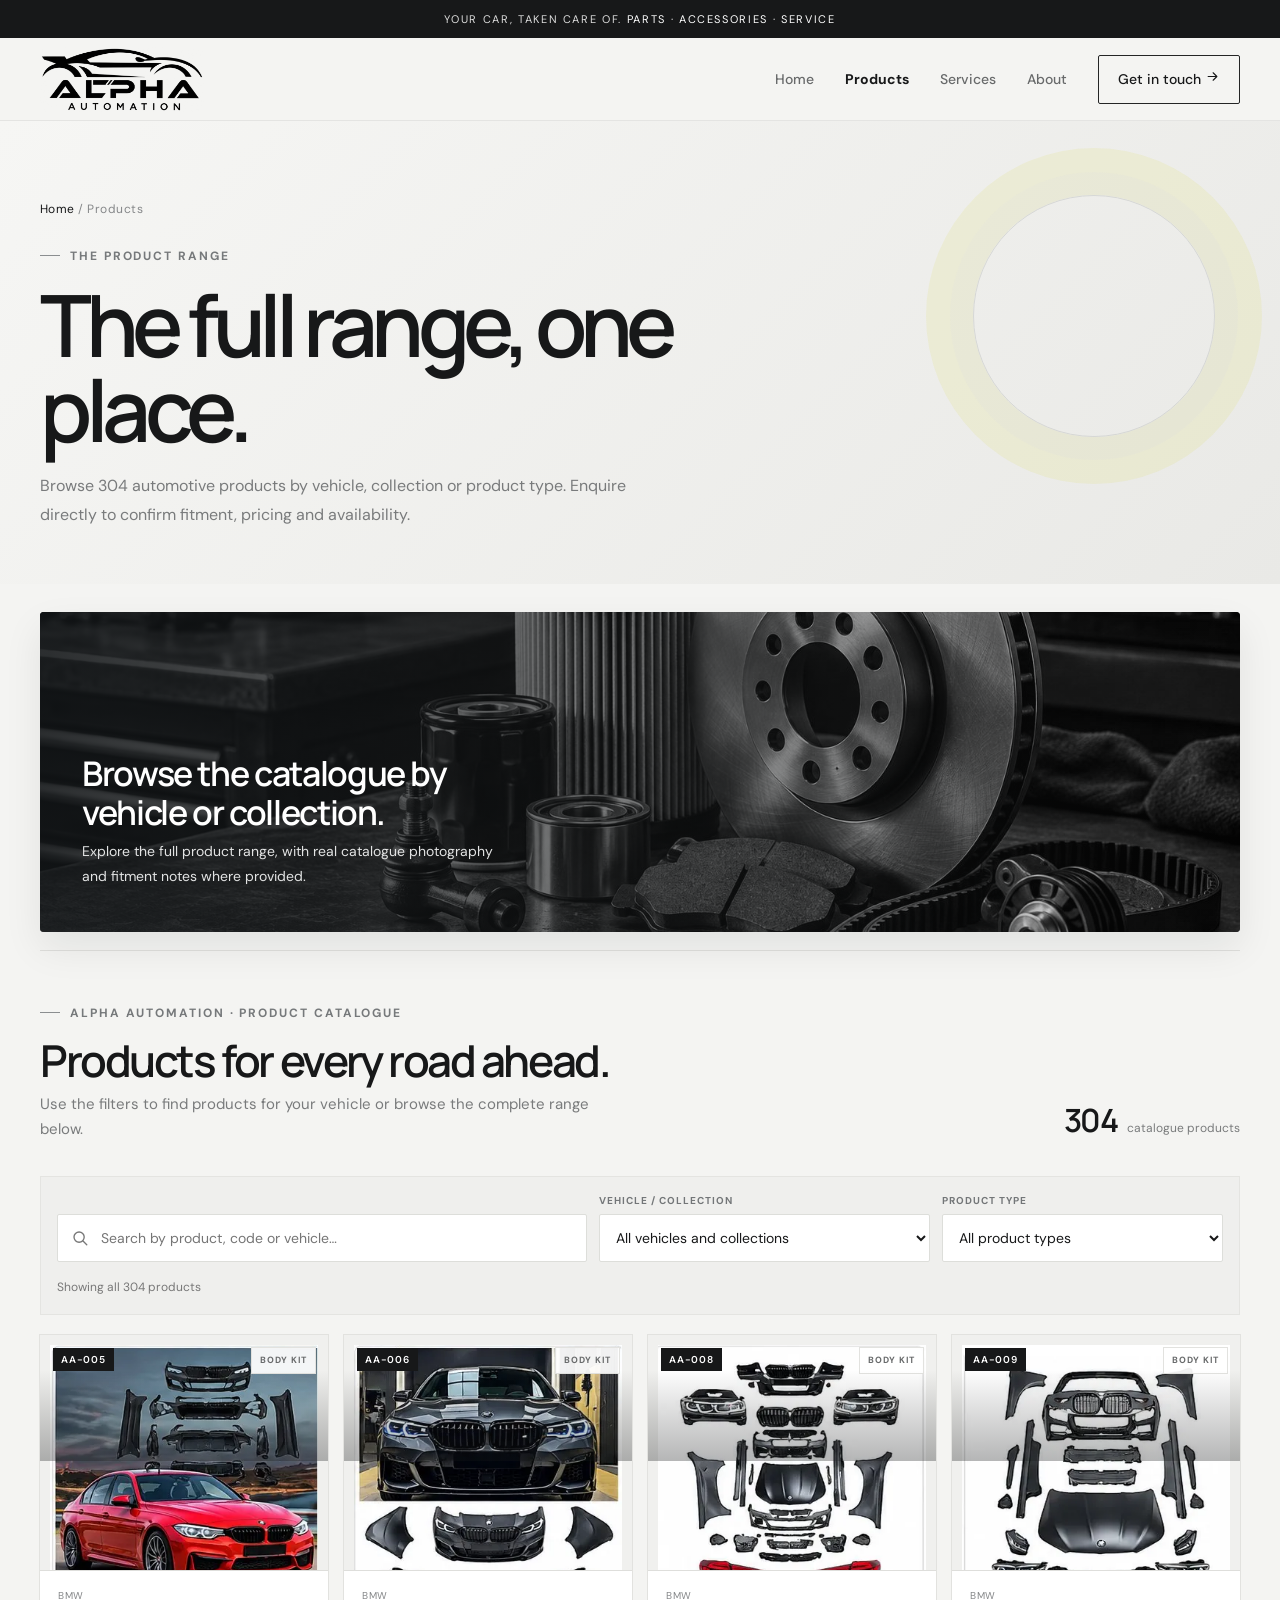
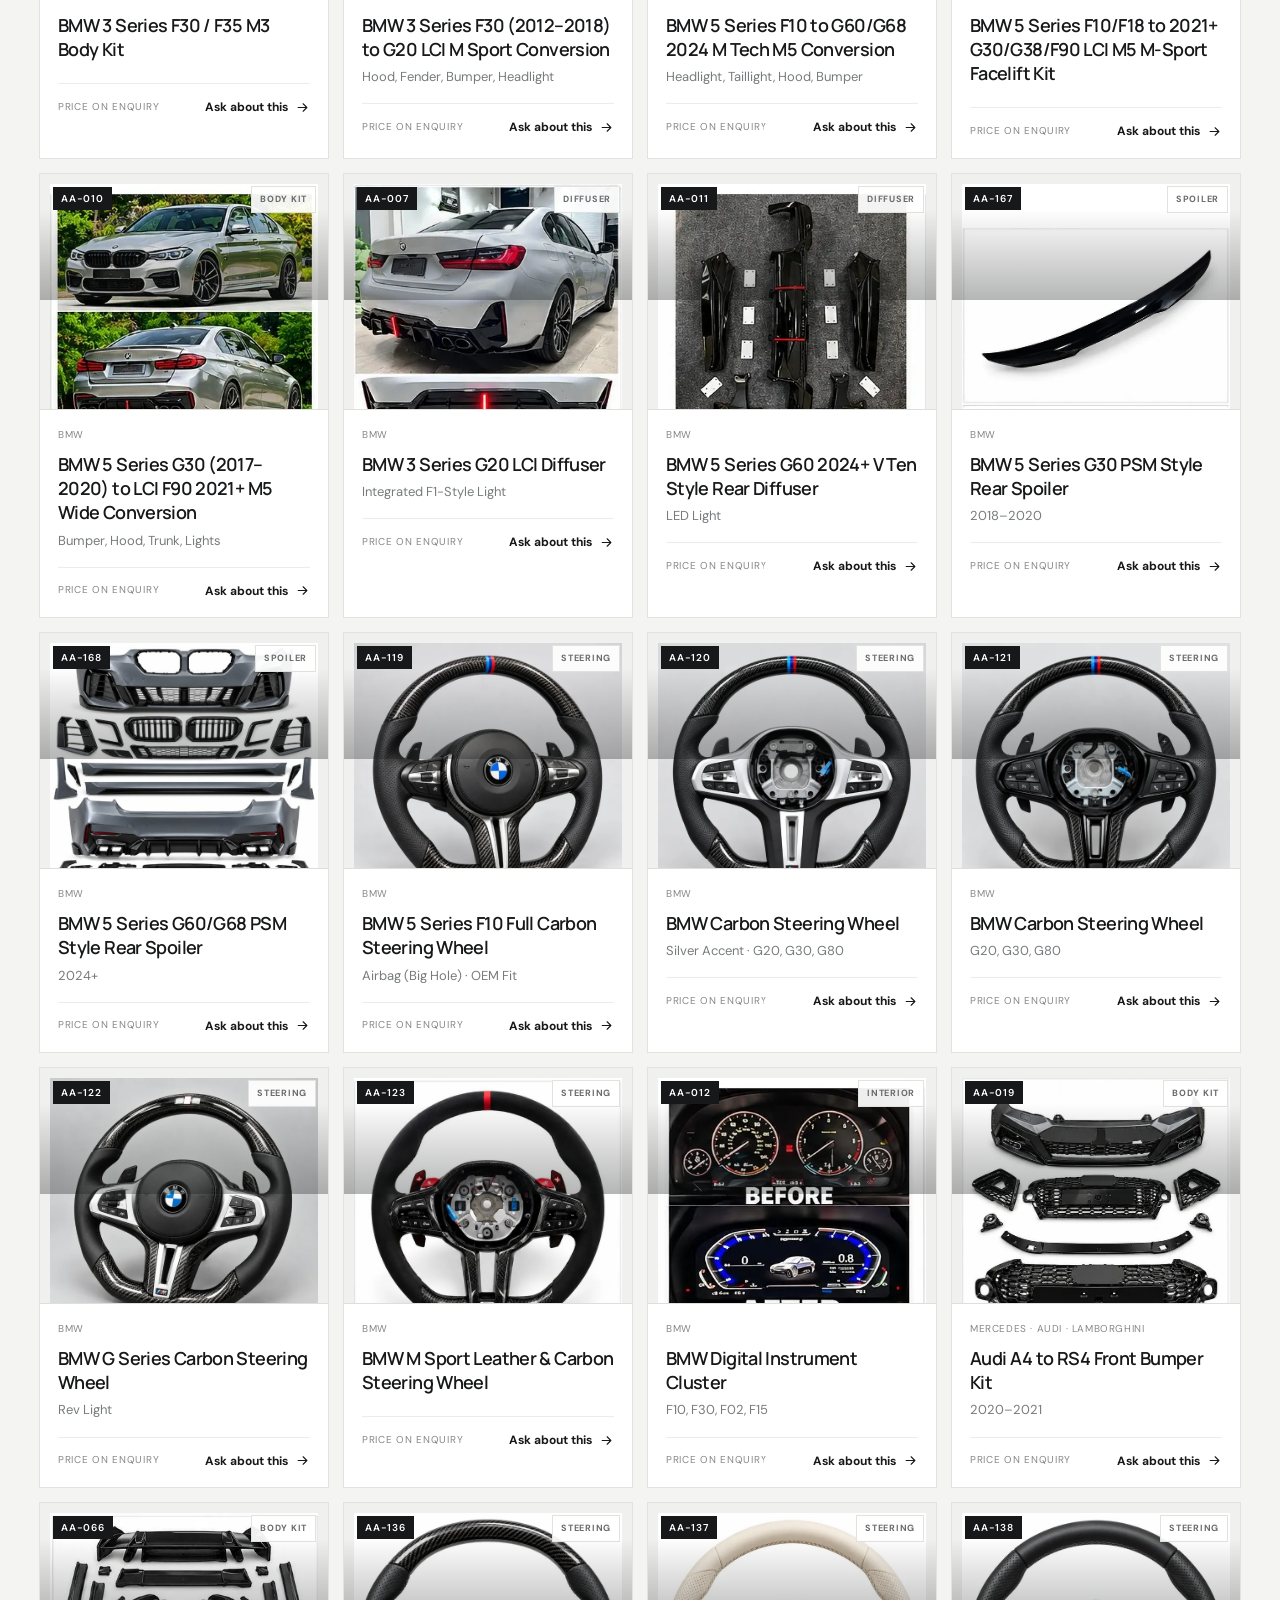
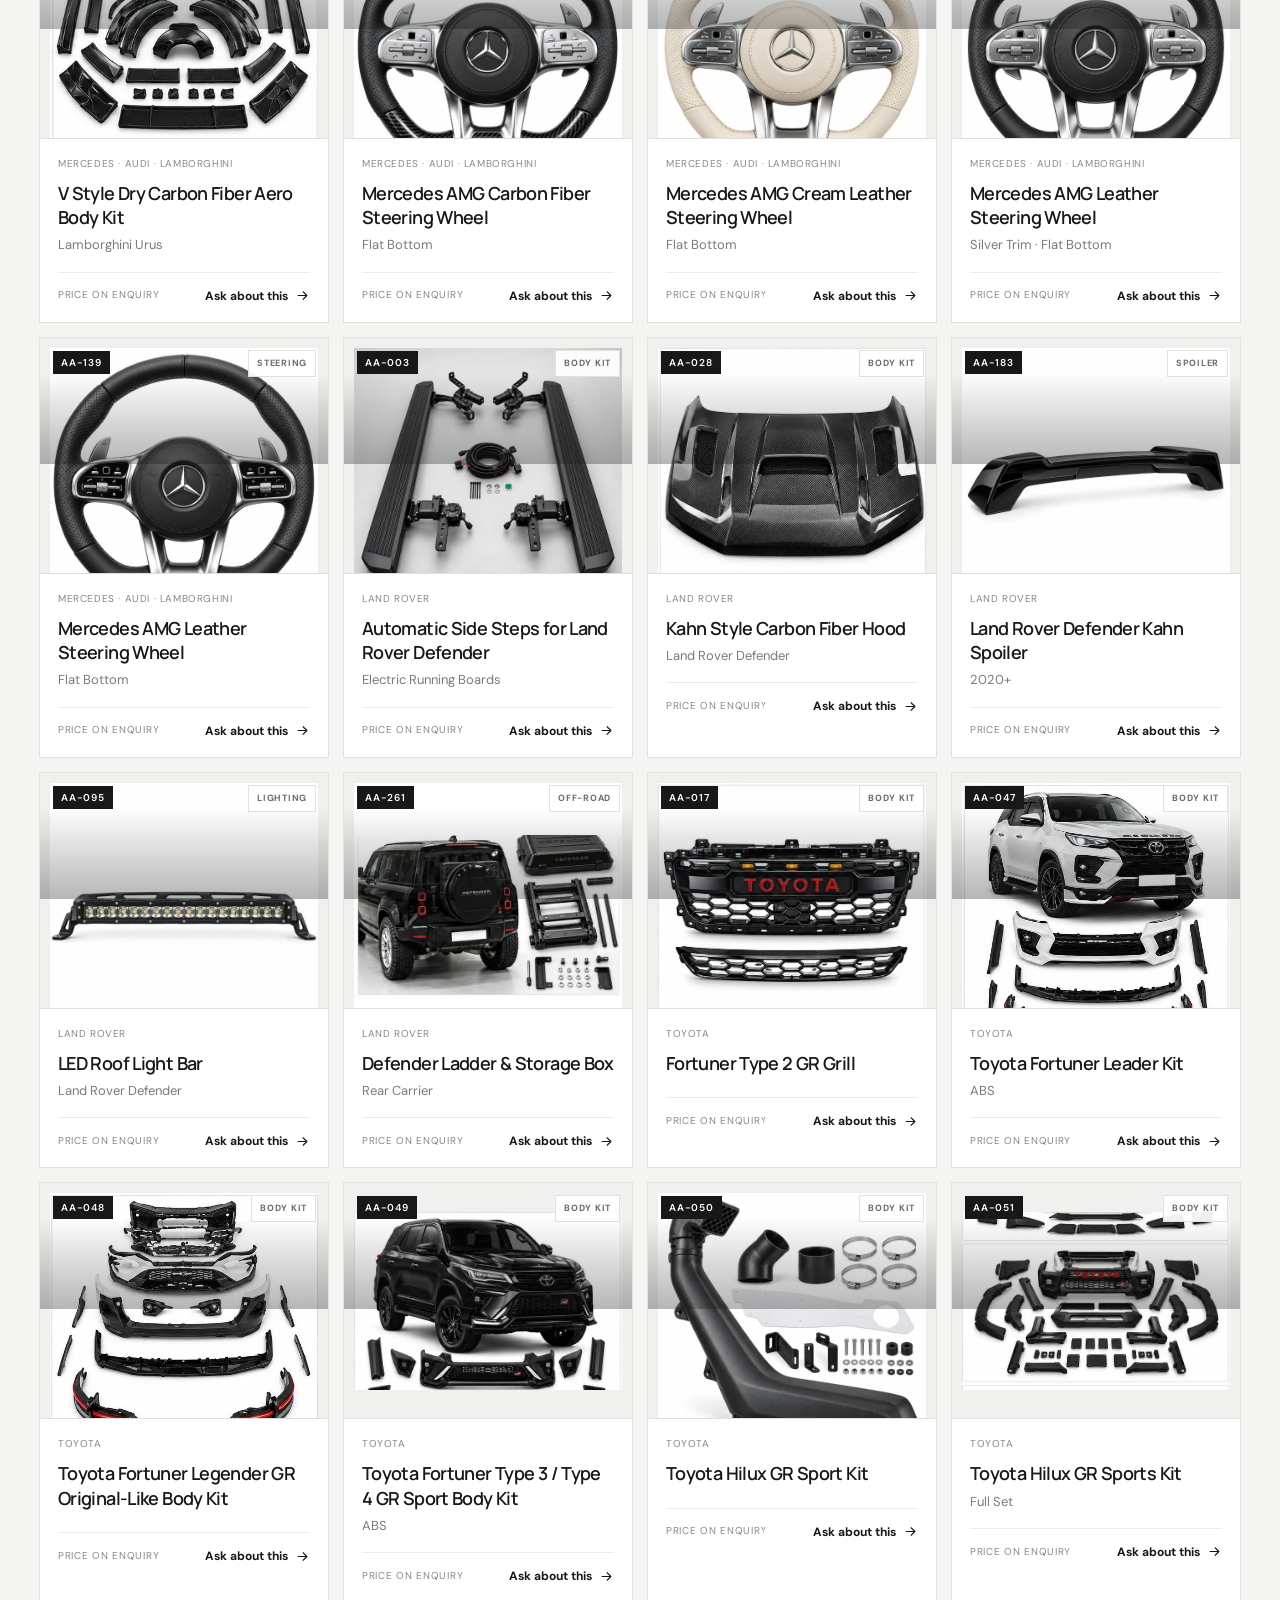
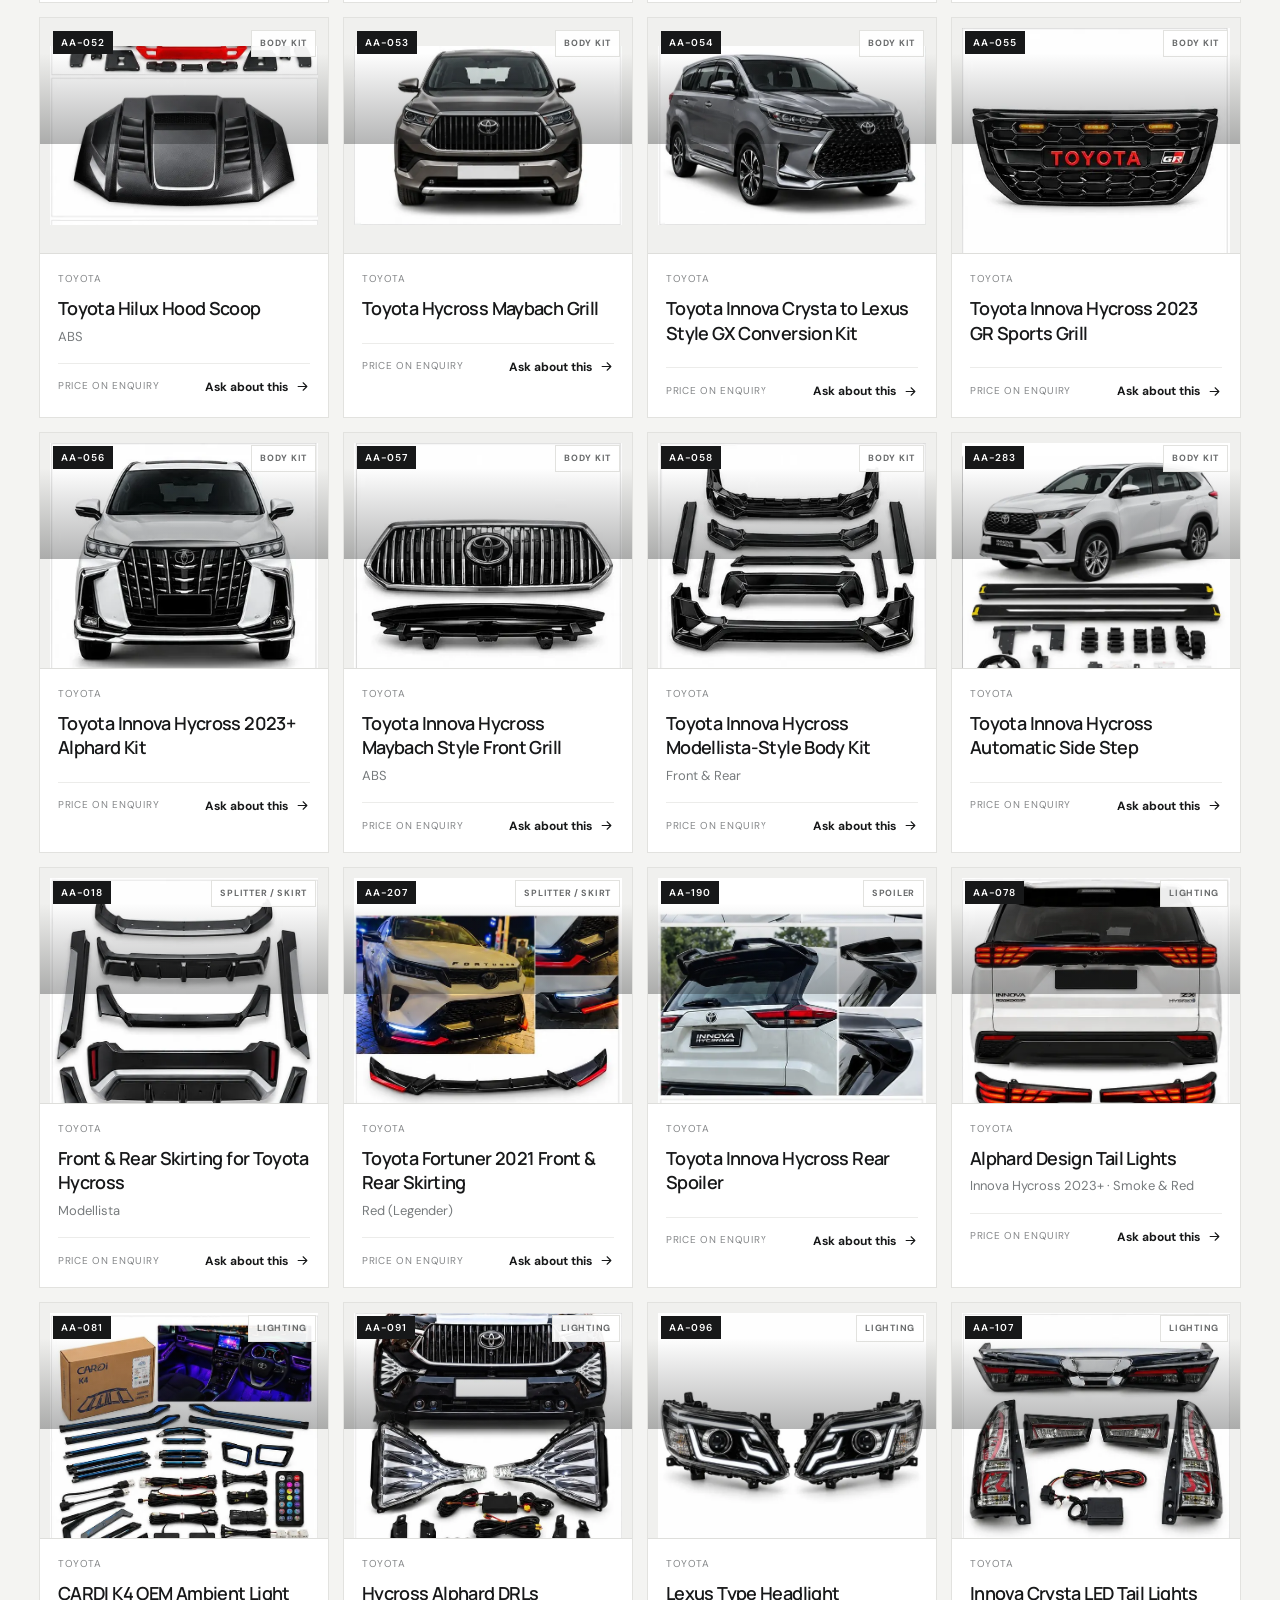
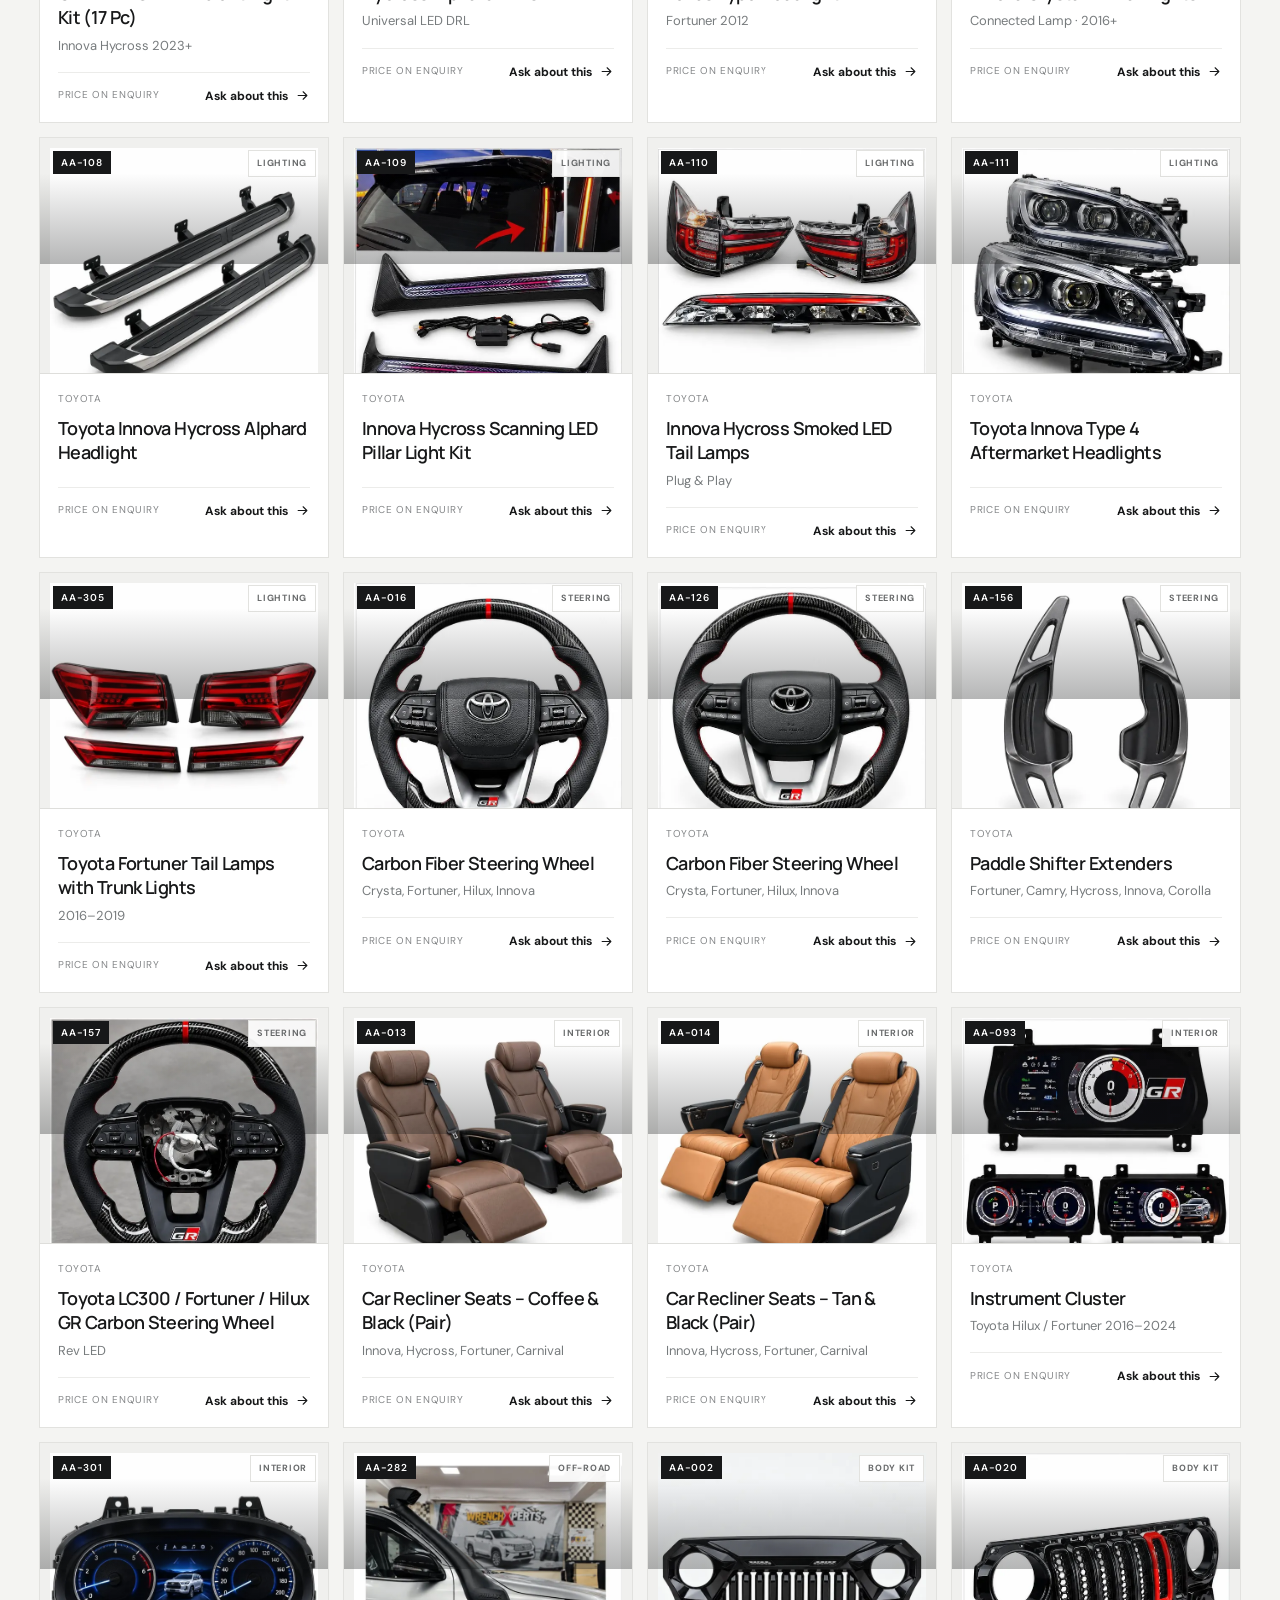
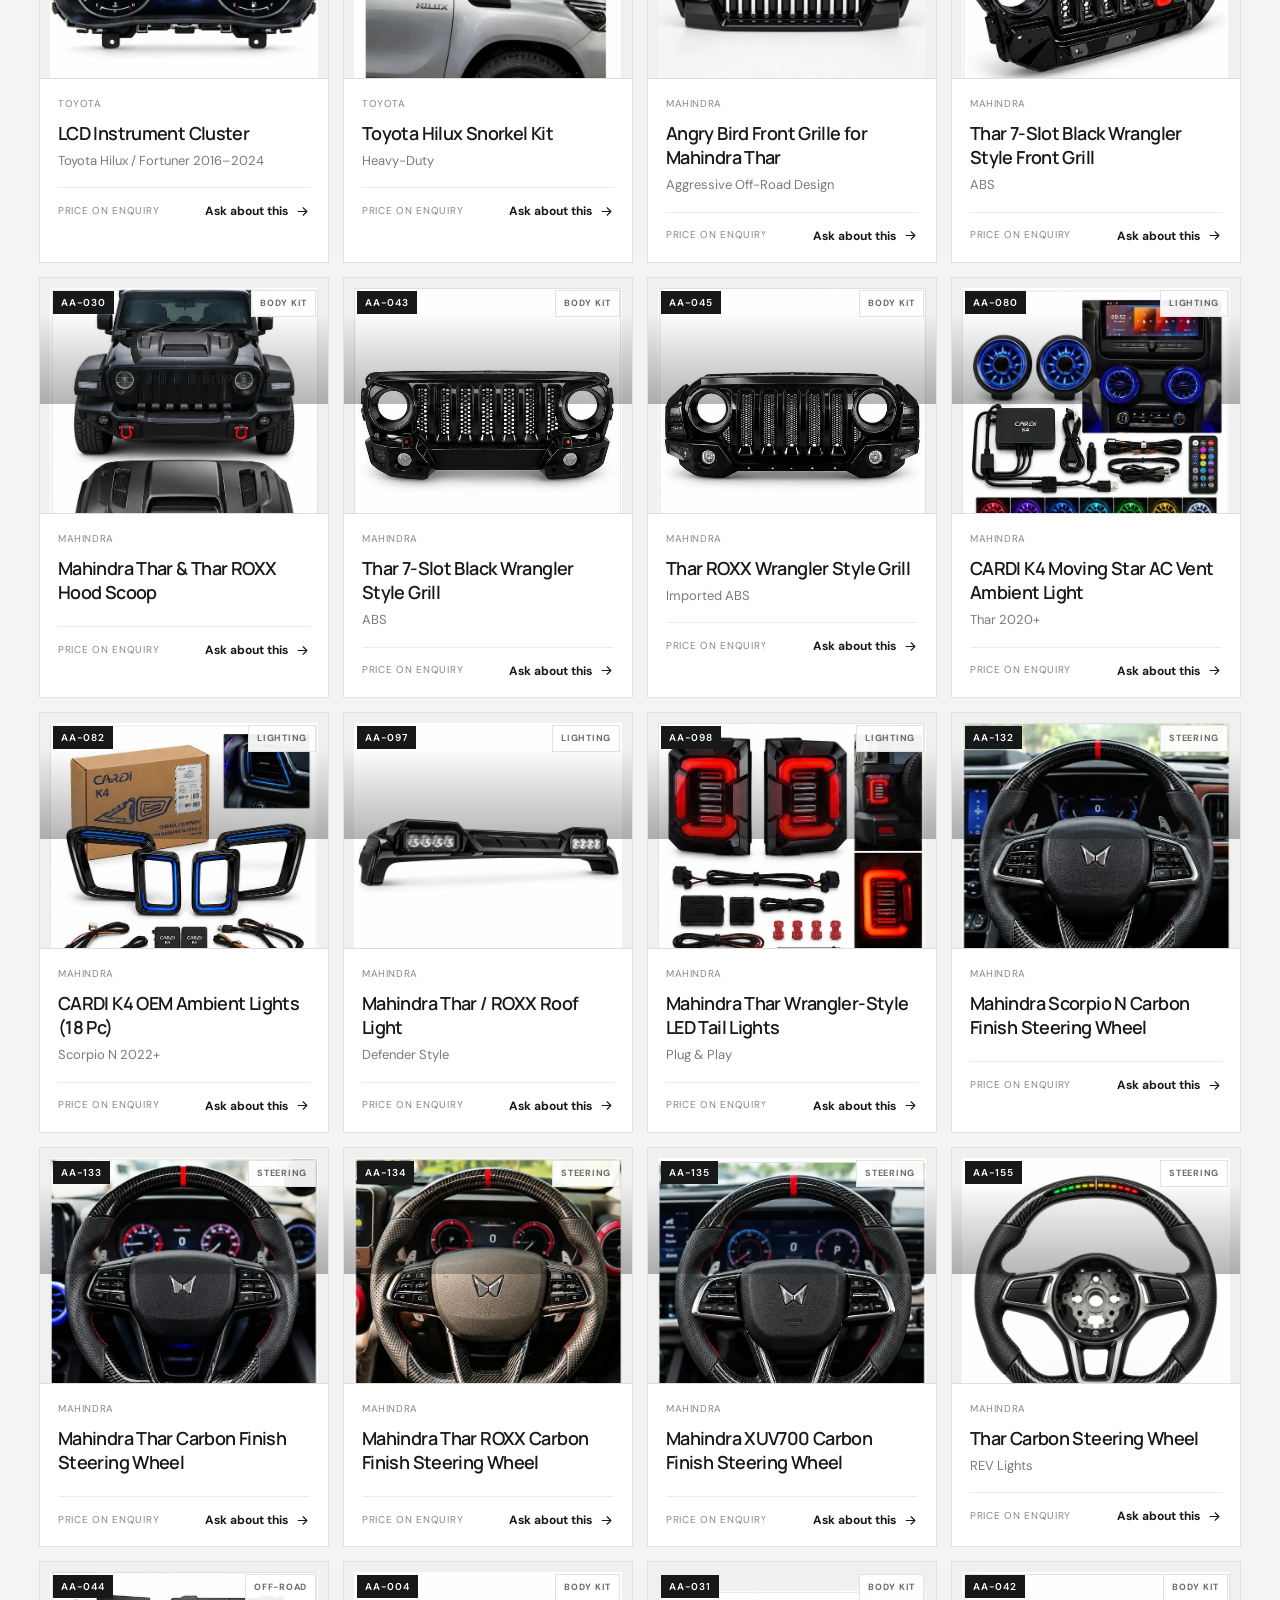
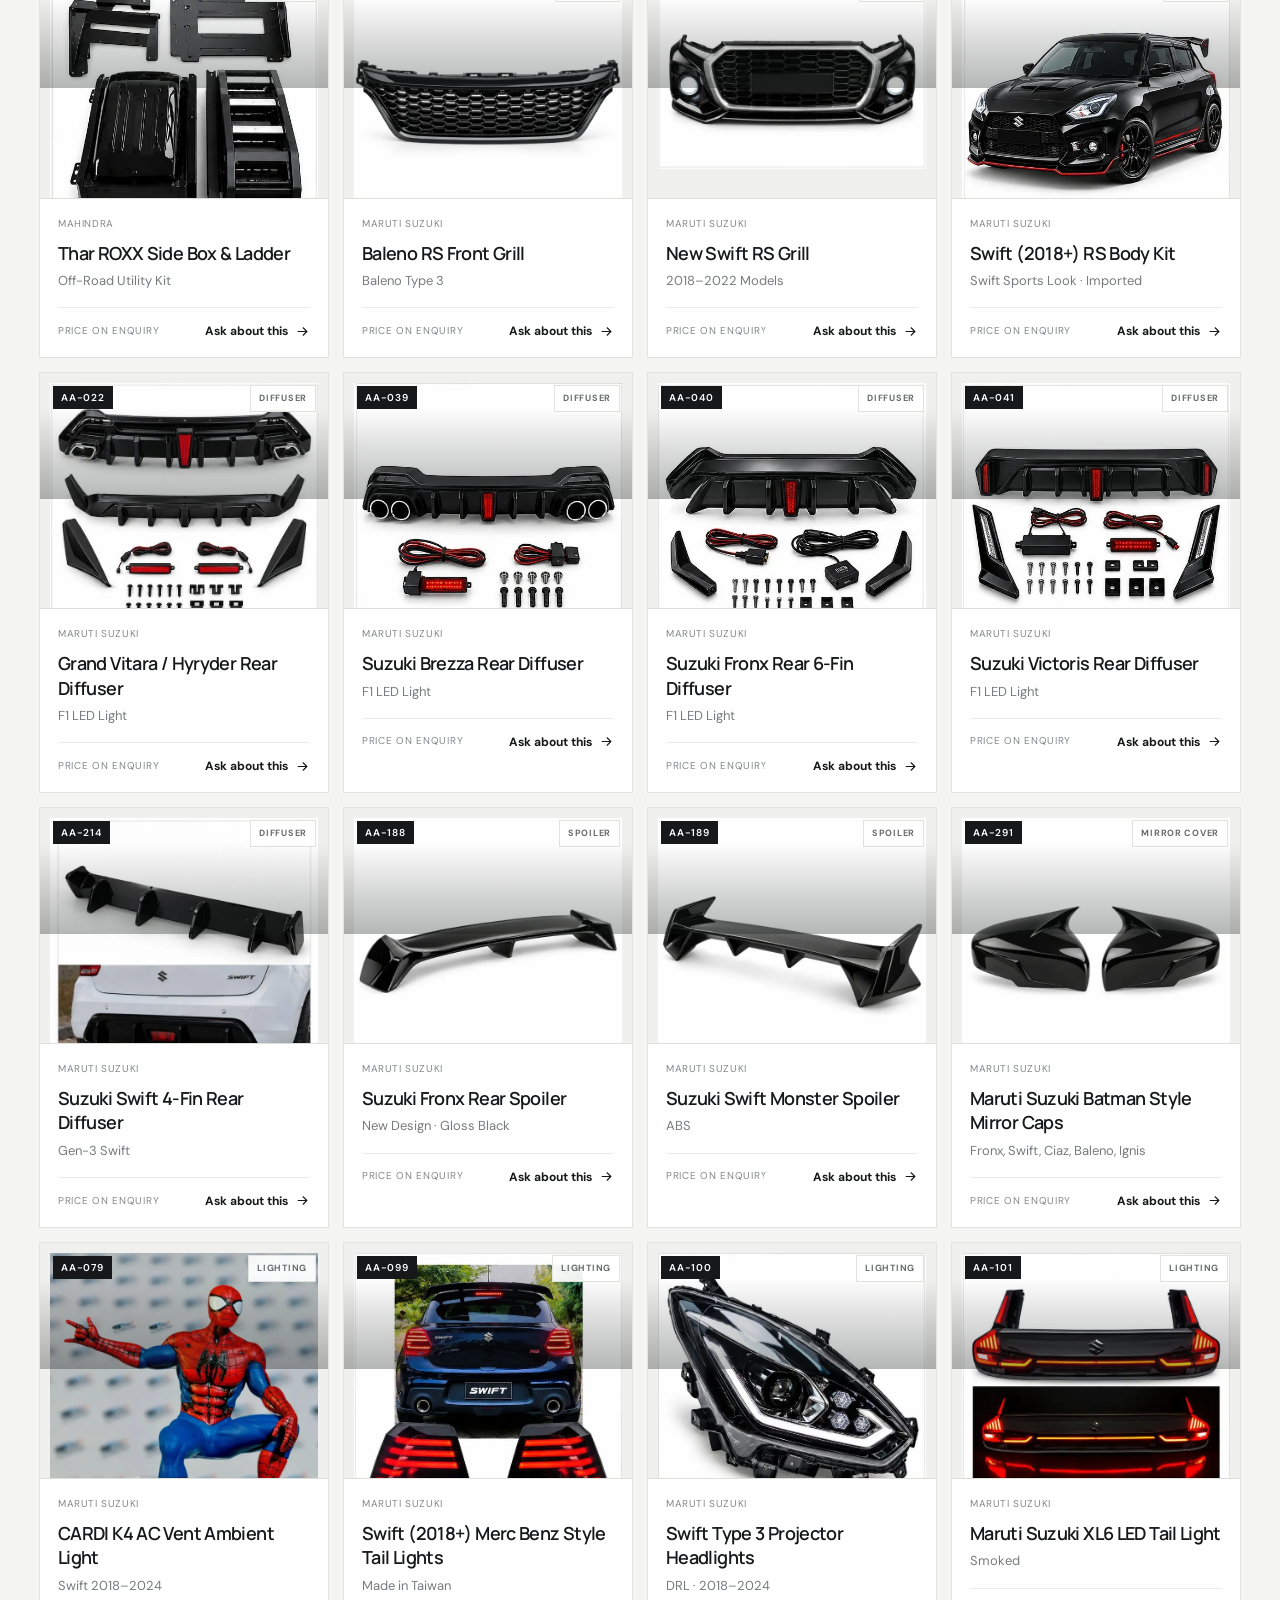
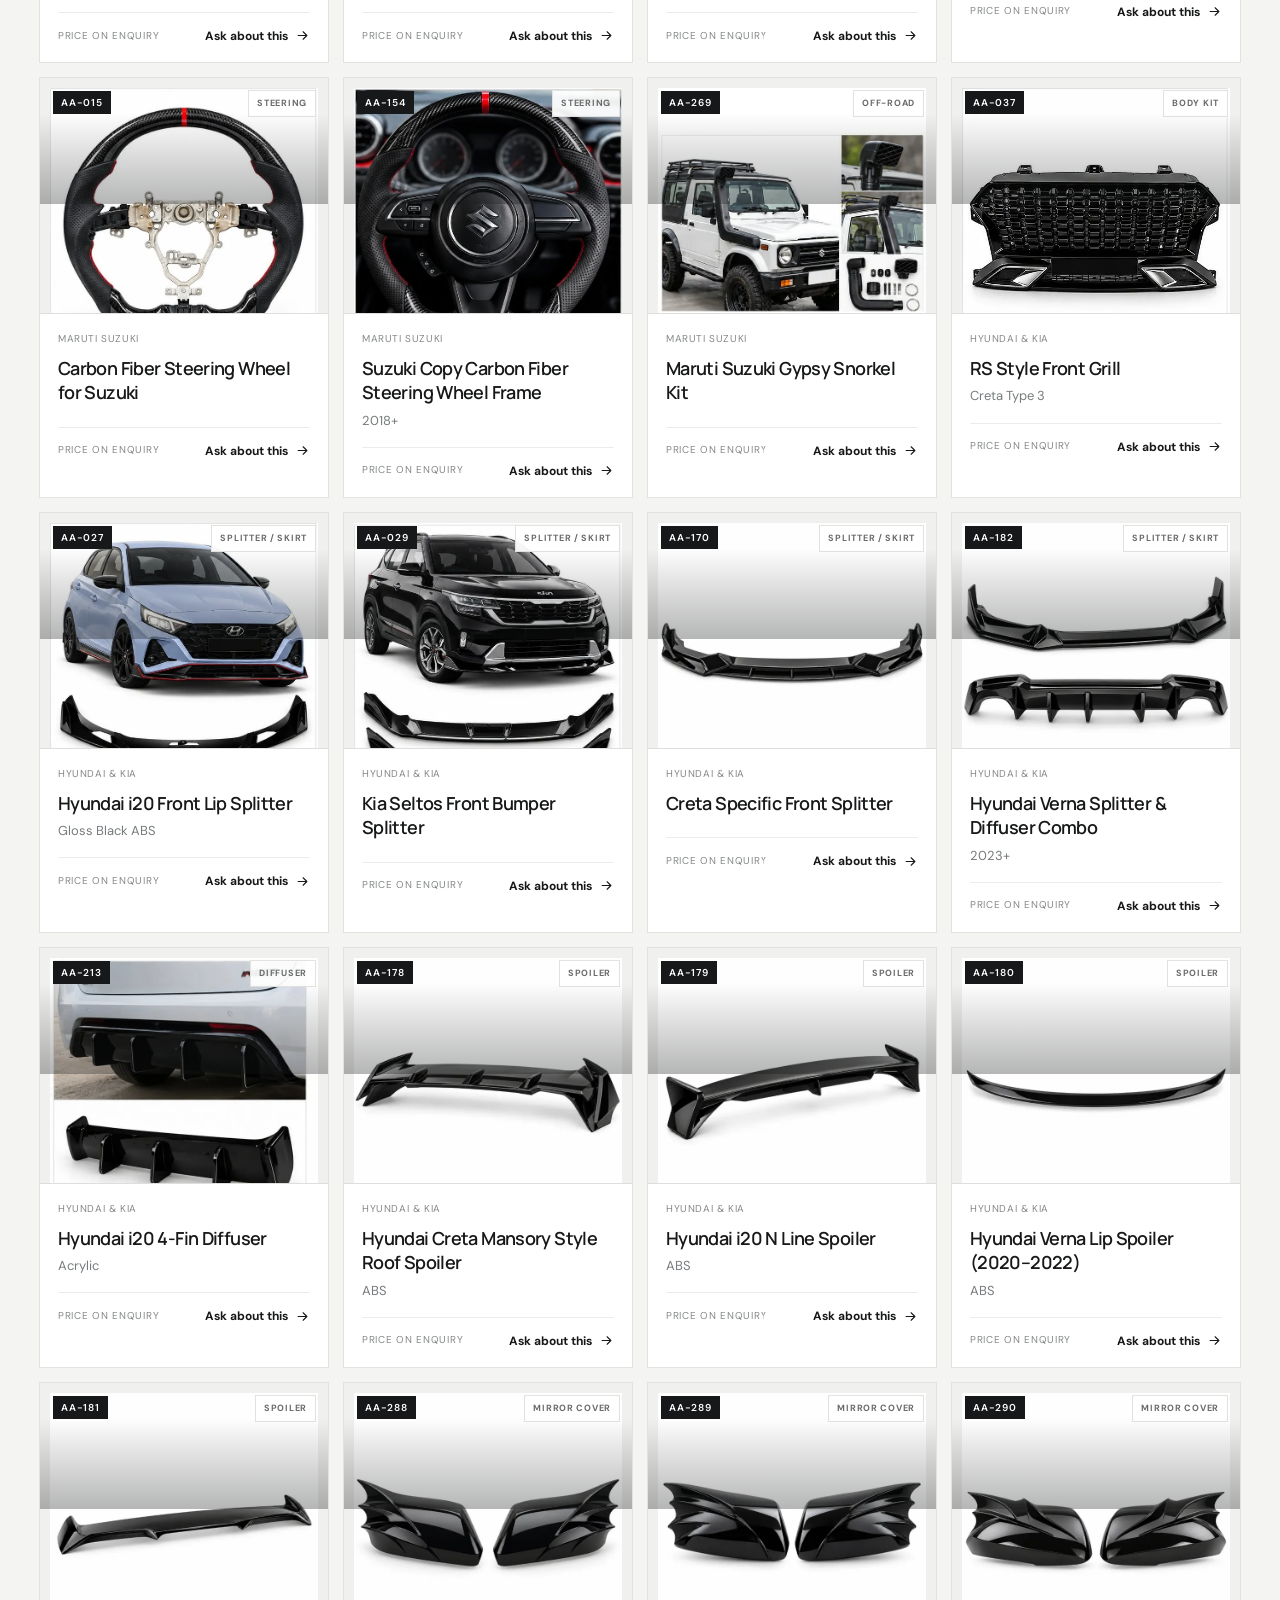
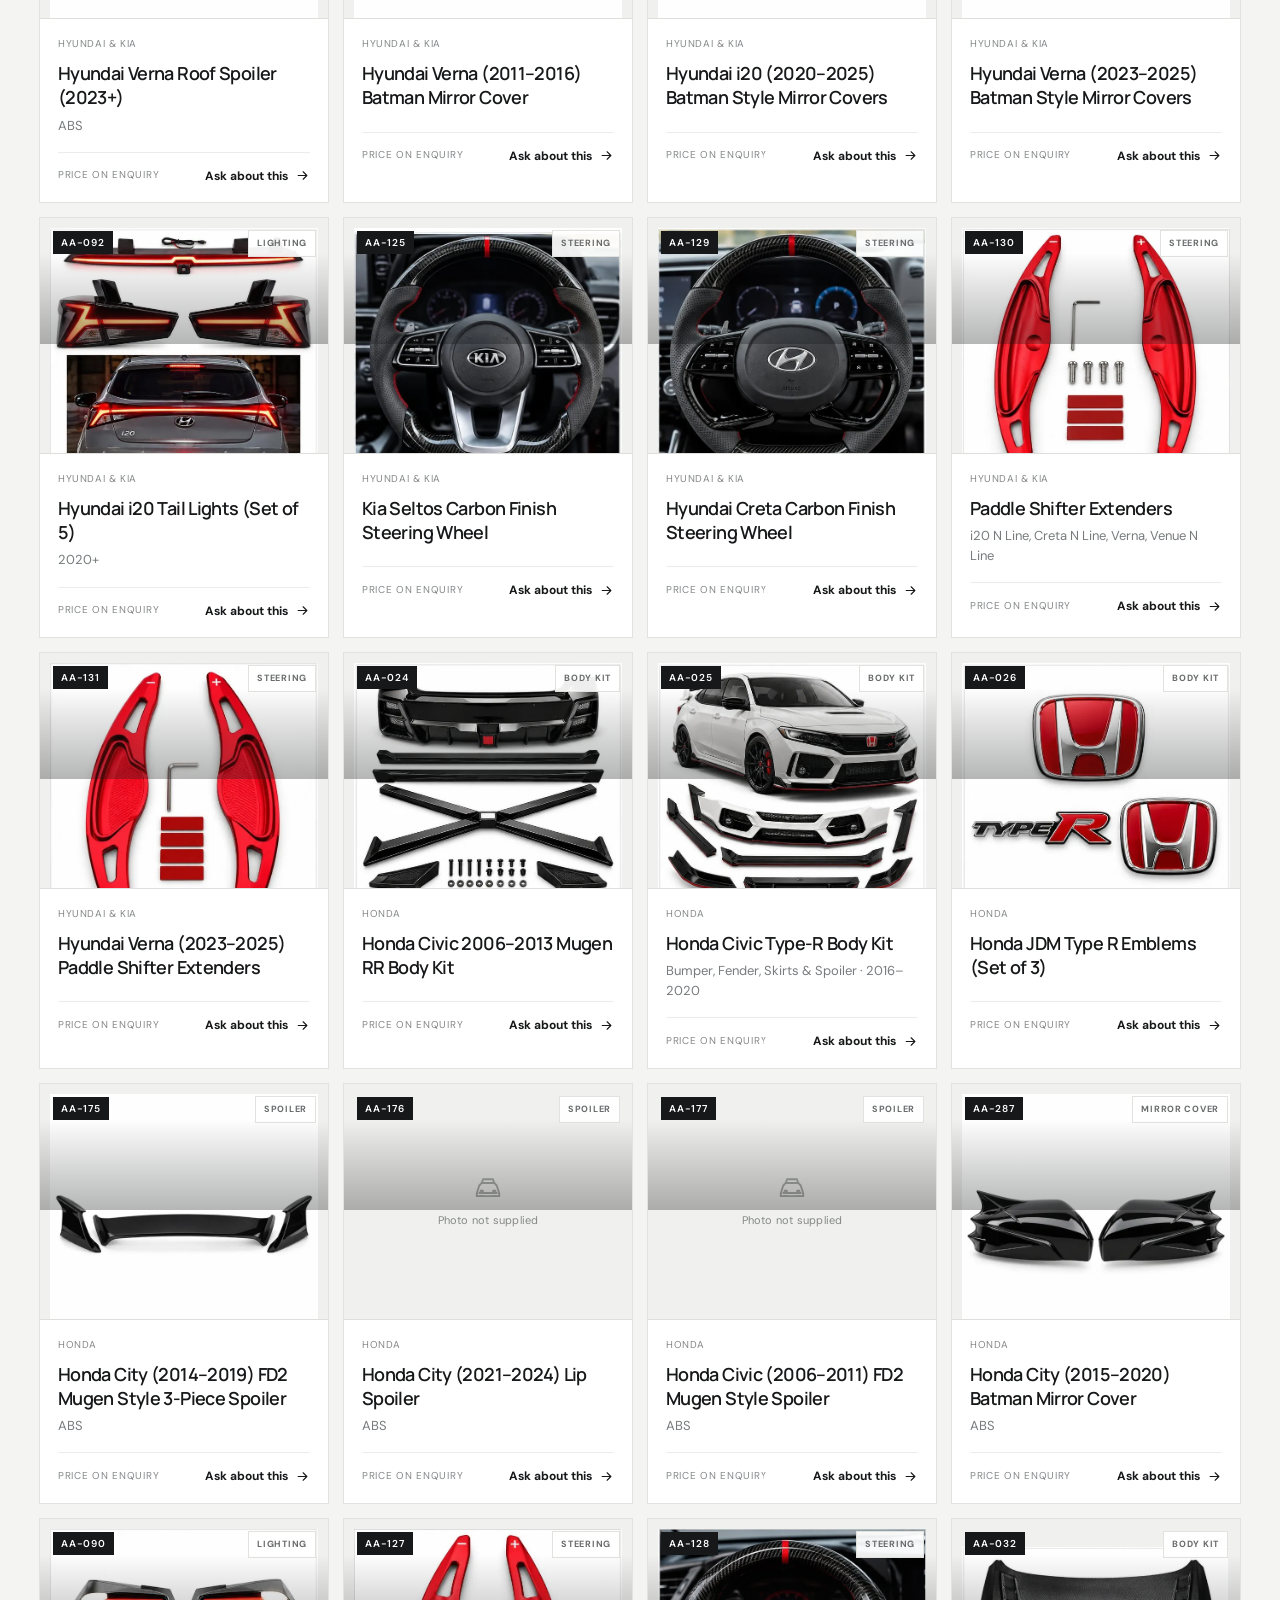
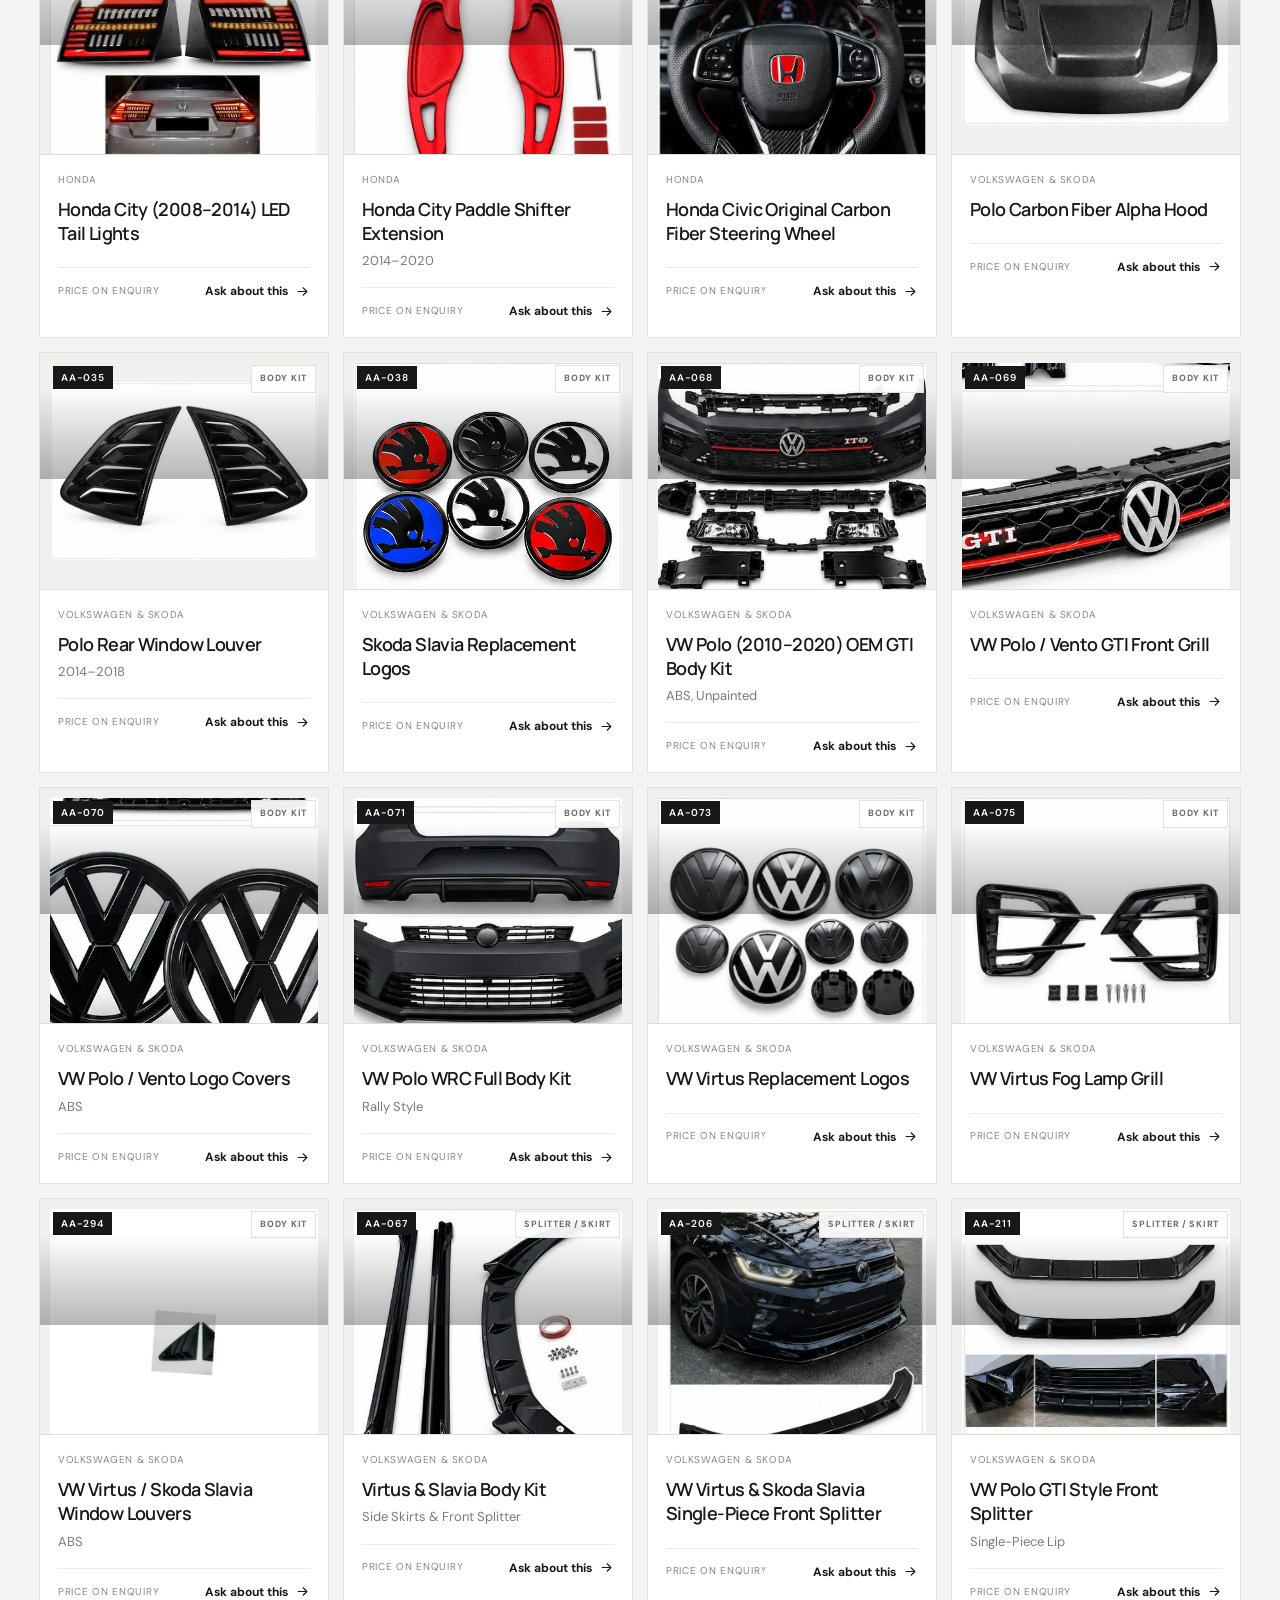
<file: products.html>
<!doctype html><html lang="en"><head><meta charset="utf-8"><meta name="viewport" content="width=device-width, initial-scale=1"><meta name="description" content="Browse the Alpha Automation catalogue of automotive parts, accessories and vehicle-specific upgrades."><meta name="theme-color" content="#f7f7f5"><title>Products — Alpha Automation</title><link rel="icon" href="assets/alpha-logo.png"><link rel="stylesheet" href="assets/site.css"><link rel="stylesheet" href="assets/details.css"><link rel="stylesheet" href="assets/visual-upgrade.css"><link rel="stylesheet" href="assets/readability.css"><link rel="stylesheet" href="assets/catalogue.css"></head><body>
<div class="announcement">Your car, taken care of. <span>Parts · Accessories · Service</span></div><header class="header"><div class="wrap nav"><a class="brand" href="index.html" aria-label="Alpha Automation home"><img src="assets/alpha-logo.png" alt="Alpha Automation"></a><button class="menu-toggle" aria-label="Open navigation" aria-expanded="false"><svg viewBox="0 0 24 24" fill="none" stroke="currentColor" stroke-width="1.7"><path d="M4 7h16M4 12h16M4 17h16"/></svg></button><nav class="links" aria-label="Main navigation"><a href="index.html">Home</a><a href="products.html" aria-current="page">Products</a><a href="services.html">Services</a><a href="about.html">About</a><a class="nav-cta" href="contact.html">Get in touch <svg width="15" height="15" viewBox="0 0 24 24" fill="none" stroke="currentColor" stroke-width="1.7" stroke-linecap="round" stroke-linejoin="round" aria-hidden="true"><path d="M5 12h14m-6-6 6 6-6 6"/></svg></a></nav></div></header>
<main><section class="page-hero"><div class="wrap"><div class="breadcrumb"><a href="index.html">Home</a> / Products</div><div class="eyebrow">The product range</div><h1>The full range, one place.</h1><p>Browse 304 automotive products by vehicle, collection or product type. Enquire directly to confirm fitment, pricing and availability.</p></div></section><section class="content-section"><div class="wrap"><div class="product-intro-photo"><img src="assets/product-parts.jpg" alt="Automotive parts arranged on a workshop bench" loading="lazy"><div class="product-intro-copy"><h2>Browse the catalogue by vehicle or collection.</h2><p>Explore the full product range, with real catalogue photography and fitment notes where provided.</p></div></div><div class="catalogue-heading" id="catalogue">
<div><div class="eyebrow">Alpha Automation · Product catalogue</div><h2>Products for every road ahead.</h2><p>Use the filters to find products for your vehicle or browse the complete range below.</p></div>
<div class="catalogue-total"><strong>304</strong><span>catalogue products</span></div>
</div>
<div class="catalogue-controls" role="search" aria-label="Find a catalogue product">
<label class="catalogue-search"><span class="sr-only">Search products</span><svg viewBox="0 0 24 24" fill="none" stroke="currentColor" stroke-width="1.8" stroke-linecap="round" aria-hidden="true"><circle cx="10.8" cy="10.8" r="6.8"></circle><path d="m16 16 5 5"></path></svg><input type="search" placeholder="Search by product, code or vehicle…" data-catalogue-search autocomplete="off"></label>
<label class="catalogue-select"><span>Vehicle / collection</span><select data-catalogue-brand aria-label="Filter by vehicle or collection"><option value="all">All vehicles and collections</option></select></label>
<label class="catalogue-select"><span>Product type</span><select data-catalogue-type aria-label="Filter by product type"><option value="all">All product types</option></select></label>
<div class="catalogue-result" data-catalogue-result aria-live="polite">Loading catalogue…</div>
</div>
<div class="product-grid catalogue-grid" data-catalogue-grid aria-live="polite"></div>
<div class="catalogue-empty" data-catalogue-empty hidden><strong>No matching products</strong><span>Try another search or reset the filters.</span><button type="button" data-catalogue-reset>Reset filters</button></div>
<p class="catalogue-note">The supplied catalogue includes photos for 275 of 304 products. Entries without a supplied photo are marked. Pricing, availability and vehicle fitment should be confirmed with Alpha Automation before purchase.</p></div></section><section class="section" style="padding-top:0"><div class="wrap cta"><div><div class="eyebrow">Need help finding a part?</div><h2>Let’s find the right one.</h2><p>Send your vehicle details and tell us what you’re looking for.</p></div><a class="button" href="contact.html">Ask Alpha <svg viewBox="0 0 24 24" fill="none" stroke="currentColor" stroke-width="1.7" stroke-linecap="round" stroke-linejoin="round" aria-hidden="true"><path d="M5 12h14m-6-6 6 6-6 6"/></svg></a></div></section></main>
<footer class="footer"><div class="wrap"><div class="footer-main"><div class="footer-brand"><a href="index.html"><img src="assets/alpha-logo.png" alt="Alpha Automation"></a><p>Quality automotive essentials, helpful service and a better experience at every turn.</p></div><div class="footer-col"><h4>Explore</h4><a href="products.html">Products</a><a href="services.html">Services</a><a href="about.html">About Alpha</a></div><div class="footer-col"><h4>Help</h4><a href="contact.html">Contact</a><a href="contact.html#faq">FAQs</a></div><div class="footer-col footer-contact"><h4>Contact details</h4><div class="contact-line"><svg viewBox="0 0 24 24" fill="none" stroke="currentColor" stroke-width="1.7" stroke-linecap="round" stroke-linejoin="round" aria-hidden="true"><path d="M21 16.4v3a2 2 0 0 1-2.2 2A19.8 19.8 0 0 1 10.2 18a19.5 19.5 0 0 1-6-6A19.8 19.8 0 0 1 1.9 3.2 2 2 0 0 1 3.9 1h3a2 2 0 0 1 2 1.7c.12.9.33 1.8.65 2.65a2 2 0 0 1-.45 2.1L7.8 8.8a16 16 0 0 0 6 6l1.35-1.3a2 2 0 0 1 2.1-.45c.85.32 1.75.53 2.65.65A2 2 0 0 1 21 16.4Z"/></svg><a href="tel:+919892121089">+91 98921 21089</a></div><div class="contact-line"><svg viewBox="0 0 24 24" fill="none" stroke="currentColor" stroke-width="1.7" stroke-linecap="round" stroke-linejoin="round" aria-hidden="true"><path d="M21 16.4v3a2 2 0 0 1-2.2 2A19.8 19.8 0 0 1 10.2 18a19.5 19.5 0 0 1-6-6A19.8 19.8 0 0 1 1.9 3.2 2 2 0 0 1 3.9 1h3a2 2 0 0 1 2 1.7c.12.9.33 1.8.65 2.65a2 2 0 0 1-.45 2.1L7.8 8.8a16 16 0 0 0 6 6l1.35-1.3a2 2 0 0 1 2.1-.45c.85.32 1.75.53 2.65.65A2 2 0 0 1 21 16.4Z"/></svg><a href="tel:+919107000080">+91 91070 00080</a></div><div class="contact-line"><svg viewBox="0 0 24 24" fill="none" stroke="currentColor" stroke-width="1.6" stroke-linecap="round" stroke-linejoin="round" aria-hidden="true"><rect x="3" y="5" width="18" height="14" rx="1.5"/><path d="m4 7 8 6 8-6"/></svg><a href="mailto:email-alphaautomation9@gmail.com">email-alphaautomation9@gmail.com</a></div><div class="contact-line"><svg viewBox="0 0 24 24" fill="none" stroke="currentColor" stroke-width="1.55" stroke-linecap="round" stroke-linejoin="round" aria-hidden="true"><path d="M20.5 11.3a8.45 8.45 0 0 1-12.4 7.5L4 20l1.2-4A8.45 8.45 0 1 1 20.5 11.3Z"/><path d="M8.4 7.5c-.2-.4-.4-.5-.7-.5h-.5c-.3 0-.6.1-.8.4-.3.3-1 1-1 2.3s1 2.7 1.2 2.9c.1.2 2 3.2 5 4.3.7.3 1.2.5 1.6.6.7.2 1.3.2 1.8.1.5-.1 1.6-.7 1.8-1.3.2-.6.2-1.2.2-1.3-.1-.1-.3-.2-.6-.3l-1.9-.9c-.3-.1-.5-.2-.6.1l-.9 1.1c-.2.2-.3.2-.6.1-.3-.1-1.2-.4-2.2-1.3-.8-.7-1.3-1.6-1.5-1.9-.1-.3 0-.4.1-.6l.5-.6c.2-.2.2-.3.3-.5.1-.2 0-.4 0-.5l-.8-2.1Z"/></svg><a href="https://wa.me/919920009010" target="_blank" rel="noopener noreferrer">WhatsApp +91 99200 09010</a></div></div></div><div class="footer-bottom"><span>© <span data-year></span> Alpha Automation</span><span>Made for the road ahead.</span></div></div></footer><script src="assets/site.js"></script><script src="assets/catalogue.js"></script></body></html>
</file>
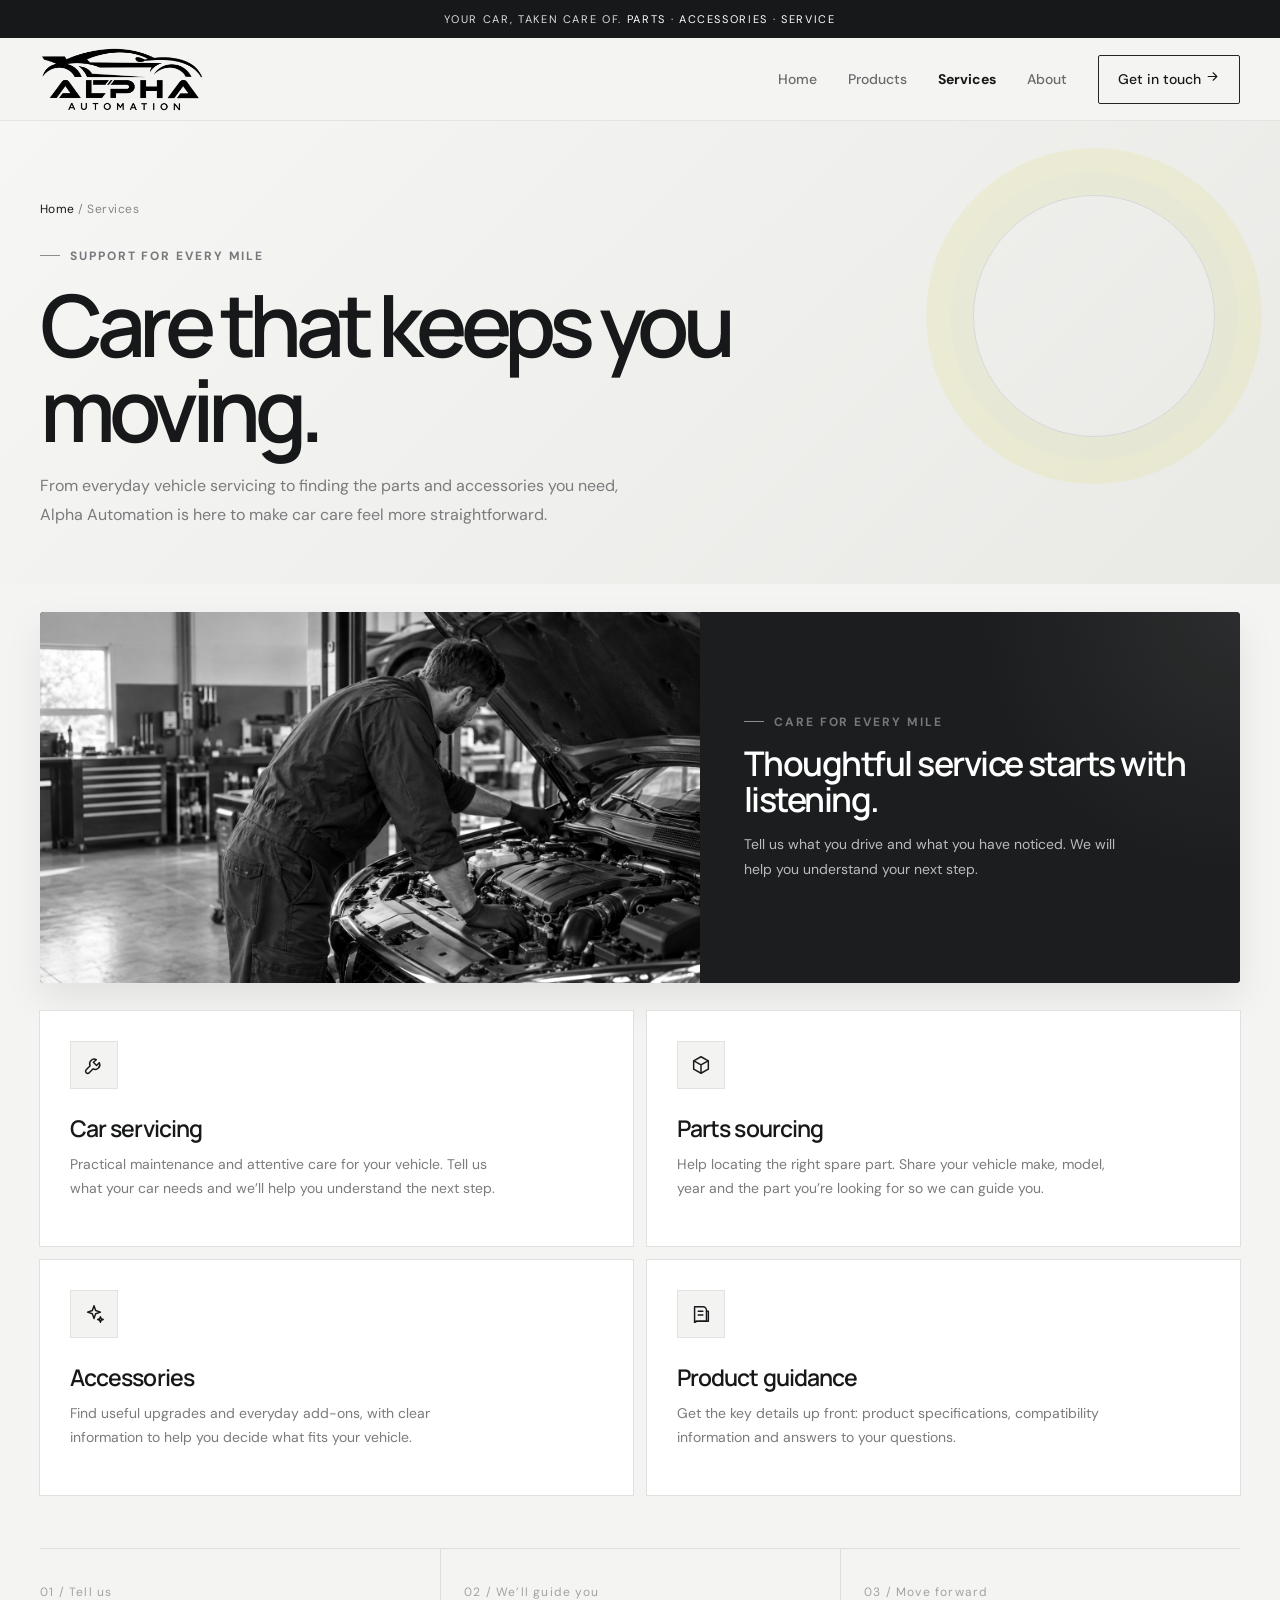
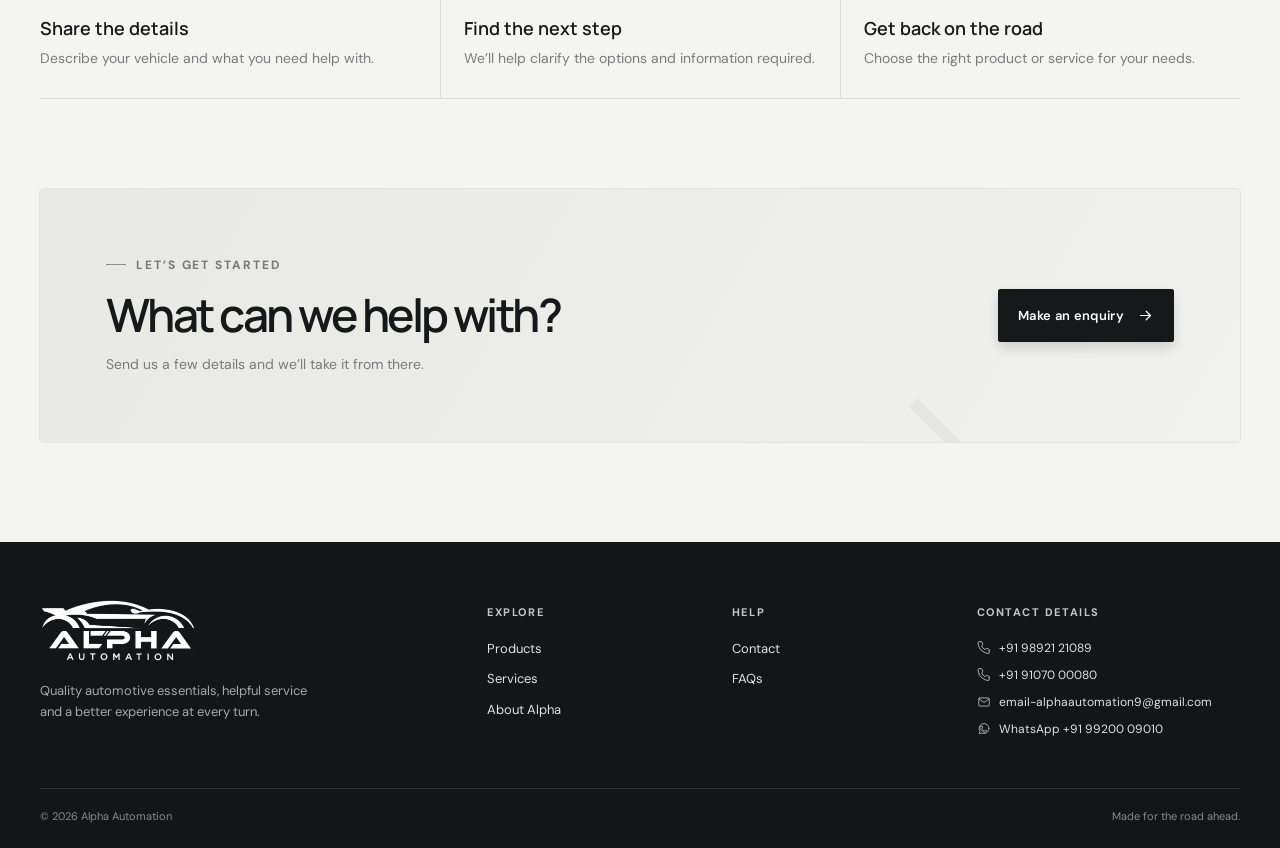
<file: services.html>
<!doctype html><html lang="en"><head><meta charset="utf-8"><meta name="viewport" content="width=device-width, initial-scale=1"><meta name="description" content="Discover automotive servicing from Alpha Automation, along with parts and accessories support."><meta name="theme-color" content="#f7f7f5"><title>Services — Alpha Automation</title><link rel="icon" href="assets/alpha-logo.png"><link rel="stylesheet" href="assets/site.css"><link rel="stylesheet" href="assets/details.css"><link rel="stylesheet" href="assets/visual-upgrade.css"><link rel="stylesheet" href="assets/readability.css"></head><body>
<div class="announcement">Your car, taken care of. <span>Parts · Accessories · Service</span></div><header class="header"><div class="wrap nav"><a class="brand" href="index.html" aria-label="Alpha Automation home"><img src="assets/alpha-logo.png" alt="Alpha Automation"></a><button class="menu-toggle" aria-label="Open navigation" aria-expanded="false"><svg viewBox="0 0 24 24" fill="none" stroke="currentColor" stroke-width="1.7"><path d="M4 7h16M4 12h16M4 17h16"/></svg></button><nav class="links" aria-label="Main navigation"><a href="index.html">Home</a><a href="products.html">Products</a><a href="services.html" aria-current="page">Services</a><a href="about.html">About</a><a class="nav-cta" href="contact.html">Get in touch <svg width="15" height="15" viewBox="0 0 24 24" fill="none" stroke="currentColor" stroke-width="1.7" stroke-linecap="round" stroke-linejoin="round" aria-hidden="true"><path d="M5 12h14m-6-6 6 6-6 6"/></svg></a></nav></div></header>
<main><section class="page-hero"><div class="wrap"><div class="breadcrumb"><a href="index.html">Home</a> / Services</div><div class="eyebrow">Support for every mile</div><h1>Care that keeps you moving.</h1><p>From everyday vehicle servicing to finding the parts and accessories you need, Alpha Automation is here to make car care feel more straightforward.</p></div></section><section class="content-section"><div class="wrap"><div class="service-feature"><img src="assets/service-workshop.jpg" alt="Technician inspecting a modern car engine" loading="lazy"><div class="service-feature-copy"><div class="eyebrow">Care for every mile</div><h2>Thoughtful service starts with listening.</h2><p>Tell us what you drive and what you have noticed. We will help you understand your next step.</p></div></div><div class="service-grid"><article class="service-card"><span class="icon-box"><svg viewBox="0 0 24 24" fill="none" stroke="currentColor" stroke-width="1.6" stroke-linecap="round" stroke-linejoin="round" aria-hidden="true"><path d="M14.5 6.2a5 5 0 0 0-6.7 6.7L3.5 17.2a2.3 2.3 0 0 0 3.3 3.3l4.3-4.3a5 5 0 0 0 6.7-6.7l-3 3-3.5-3.5 3.2-2.8Z"/></svg></span><h3>Car servicing</h3><p>Practical maintenance and attentive care for your vehicle. Tell us what your car needs and we’ll help you understand the next step.</p></article><article class="service-card"><span class="icon-box"><svg viewBox="0 0 24 24" fill="none" stroke="currentColor" stroke-width="1.6" stroke-linecap="round" stroke-linejoin="round" aria-hidden="true"><path d="m12 3 8 4.4v9.2L12 21l-8-4.4V7.4L12 3Z"/><path d="m4.3 7.5 7.7 4.3 7.7-4.3M12 12v8.5"/></svg></span><h3>Parts sourcing</h3><p>Help locating the right spare part. Share your vehicle make, model, year and the part you’re looking for so we can guide you.</p></article><article class="service-card"><span class="icon-box"><svg viewBox="0 0 24 24" fill="none" stroke="currentColor" stroke-width="1.6" stroke-linecap="round" stroke-linejoin="round" aria-hidden="true"><path d="m12 3 1.8 5.2L19 10l-5.2 1.8L12 17l-1.8-5.2L5 10l5.2-1.8L12 3Z"/><path d="m19 15 .8 2.2L22 18l-2.2.8L19 21l-.8-2.2L16 18l2.2-.8L19 15Z"/></svg></span><h3>Accessories</h3><p>Find useful upgrades and everyday add-ons, with clear information to help you decide what fits your vehicle.</p></article><article class="service-card"><span class="icon-box"><svg viewBox="0 0 24 24" fill="none" stroke="currentColor" stroke-width="1.6" stroke-linecap="round" stroke-linejoin="round" aria-hidden="true"><path d="M5 4h9a4 4 0 0 1 4 4v12H9a4 4 0 0 0-4 1V4Z"/><path d="M18 9h2v11H9a4 4 0 0 0-4 1M9 9h5m-5 4h5"/></svg></span><h3>Product guidance</h3><p>Get the key details up front: product specifications, compatibility information and answers to your questions.</p></article></div><div class="process"><article><em>01 / Tell us</em><h3>Share the details</h3><p>Describe your vehicle and what you need help with.</p></article><article><em>02 / We’ll guide you</em><h3>Find the next step</h3><p>We’ll help clarify the options and information required.</p></article><article><em>03 / Move forward</em><h3>Get back on the road</h3><p>Choose the right product or service for your needs.</p></article></div></div></section><section class="section" style="padding-top:0"><div class="wrap cta"><div><div class="eyebrow">Let’s get started</div><h2>What can we help with?</h2><p>Send us a few details and we’ll take it from there.</p></div><a class="button" href="contact.html">Make an enquiry <svg viewBox="0 0 24 24" fill="none" stroke="currentColor" stroke-width="1.7" stroke-linecap="round" stroke-linejoin="round" aria-hidden="true"><path d="M5 12h14m-6-6 6 6-6 6"/></svg></a></div></section></main>
<footer class="footer"><div class="wrap"><div class="footer-main"><div class="footer-brand"><a href="index.html"><img src="assets/alpha-logo.png" alt="Alpha Automation"></a><p>Quality automotive essentials, helpful service and a better experience at every turn.</p></div><div class="footer-col"><h4>Explore</h4><a href="products.html">Products</a><a href="services.html">Services</a><a href="about.html">About Alpha</a></div><div class="footer-col"><h4>Help</h4><a href="contact.html">Contact</a><a href="contact.html#faq">FAQs</a></div><div class="footer-col footer-contact"><h4>Contact details</h4><div class="contact-line"><svg viewBox="0 0 24 24" fill="none" stroke="currentColor" stroke-width="1.7" stroke-linecap="round" stroke-linejoin="round" aria-hidden="true"><path d="M21 16.4v3a2 2 0 0 1-2.2 2A19.8 19.8 0 0 1 10.2 18a19.5 19.5 0 0 1-6-6A19.8 19.8 0 0 1 1.9 3.2 2 2 0 0 1 3.9 1h3a2 2 0 0 1 2 1.7c.12.9.33 1.8.65 2.65a2 2 0 0 1-.45 2.1L7.8 8.8a16 16 0 0 0 6 6l1.35-1.3a2 2 0 0 1 2.1-.45c.85.32 1.75.53 2.65.65A2 2 0 0 1 21 16.4Z"/></svg><a href="tel:+919892121089">+91 98921 21089</a></div><div class="contact-line"><svg viewBox="0 0 24 24" fill="none" stroke="currentColor" stroke-width="1.7" stroke-linecap="round" stroke-linejoin="round" aria-hidden="true"><path d="M21 16.4v3a2 2 0 0 1-2.2 2A19.8 19.8 0 0 1 10.2 18a19.5 19.5 0 0 1-6-6A19.8 19.8 0 0 1 1.9 3.2 2 2 0 0 1 3.9 1h3a2 2 0 0 1 2 1.7c.12.9.33 1.8.65 2.65a2 2 0 0 1-.45 2.1L7.8 8.8a16 16 0 0 0 6 6l1.35-1.3a2 2 0 0 1 2.1-.45c.85.32 1.75.53 2.65.65A2 2 0 0 1 21 16.4Z"/></svg><a href="tel:+919107000080">+91 91070 00080</a></div><div class="contact-line"><svg viewBox="0 0 24 24" fill="none" stroke="currentColor" stroke-width="1.6" stroke-linecap="round" stroke-linejoin="round" aria-hidden="true"><rect x="3" y="5" width="18" height="14" rx="1.5"/><path d="m4 7 8 6 8-6"/></svg><a href="mailto:email-alphaautomation9@gmail.com">email-alphaautomation9@gmail.com</a></div><div class="contact-line"><svg viewBox="0 0 24 24" fill="none" stroke="currentColor" stroke-width="1.55" stroke-linecap="round" stroke-linejoin="round" aria-hidden="true"><path d="M20.5 11.3a8.45 8.45 0 0 1-12.4 7.5L4 20l1.2-4A8.45 8.45 0 1 1 20.5 11.3Z"/><path d="M8.4 7.5c-.2-.4-.4-.5-.7-.5h-.5c-.3 0-.6.1-.8.4-.3.3-1 1-1 2.3s1 2.7 1.2 2.9c.1.2 2 3.2 5 4.3.7.3 1.2.5 1.6.6.7.2 1.3.2 1.8.1.5-.1 1.6-.7 1.8-1.3.2-.6.2-1.2.2-1.3-.1-.1-.3-.2-.6-.3l-1.9-.9c-.3-.1-.5-.2-.6.1l-.9 1.1c-.2.2-.3.2-.6.1-.3-.1-1.2-.4-2.2-1.3-.8-.7-1.3-1.6-1.5-1.9-.1-.3 0-.4.1-.6l.5-.6c.2-.2.2-.3.3-.5.1-.2 0-.4 0-.5l-.8-2.1Z"/></svg><a href="https://wa.me/919920009010" target="_blank" rel="noopener noreferrer">WhatsApp +91 99200 09010</a></div></div></div><div class="footer-bottom"><span>© <span data-year></span> Alpha Automation</span><span>Made for the road ahead.</span></div></div></footer><script src="assets/site.js"></script></body></html>
</file>
<file: assets/site.css>
@import url('https://fonts.googleapis.com/css2?family=DM+Sans:wght@400;500;600;700&family=Manrope:wght@400;500;600;700;800&display=swap');
:root{--ink:#171819;--paper:#f7f7f5;--white:#fff;--muted:#797b7c;--line:#e5e5e2;--soft:#efefed;--max:1200px;--sans:'DM Sans',Arial,sans-serif;--display:'Manrope','DM Sans',Arial,sans-serif}
*{box-sizing:border-box}html{scroll-behavior:smooth}body{margin:0;background:var(--paper);color:var(--ink);font:16px/1.6 var(--sans);-webkit-font-smoothing:antialiased}img{display:block;max-width:100%}a{color:inherit;text-decoration:none}button,input,textarea{font:inherit}button,a{-webkit-tap-highlight-color:transparent}.wrap{width:min(var(--max),calc(100% - 56px));margin-inline:auto}.announcement{background:var(--ink);color:#ddd;text-align:center;font-size:11px;letter-spacing:.1em;text-transform:uppercase;padding:9px 20px}.announcement span{color:#fff}.header{position:sticky;top:0;z-index:20;background:rgba(247,247,245,.94);backdrop-filter:blur(14px);border-bottom:1px solid rgba(20,20,20,.07)}.nav{height:78px;display:flex;align-items:center;justify-content:space-between}.brand img{width:154px;height:auto}.links{display:flex;align-items:center;gap:34px;font-size:13px;font-weight:500}.links a{color:#686a6b;transition:color .2s}.links a:hover,.links a[aria-current=page]{color:var(--ink)}.links a[aria-current=page]{font-weight:700}.nav-cta{border:1px solid #242526;border-radius:3px;padding:11px 17px!important;color:var(--ink)!important}.nav-cta:hover{background:var(--ink);color:white!important}.menu-toggle{display:none;background:none;border:0;padding:9px;color:var(--ink)}.eyebrow{font-size:11px;text-transform:uppercase;letter-spacing:.16em;font-weight:700;color:#76797b}.eyebrow:before{content:'';display:inline-block;width:20px;height:1px;background:#8b8e90;vertical-align:middle;margin:0 10px 3px 0}.hero{padding:64px 0 86px}.hero-grid{display:grid;grid-template-columns:1.04fr .96fr;min-height:540px;background:#eee;border-radius:4px;overflow:hidden}.hero-copy{padding:68px 44px 52px 64px;display:flex;flex-direction:column;align-items:flex-start;justify-content:center}.hero h1,.page-hero h1{font:600 clamp(48px,6.25vw,78px)/1.05 var(--display);letter-spacing:-.065em;margin:24px 0 21px;max-width:580px}.hero h1 span{color:#8b8e90}.hero-copy>p{color:#646769;font-size:16px;max-width:420px;margin:0 0 30px}.button-row{display:flex;align-items:center;gap:24px;flex-wrap:wrap}.button{display:inline-flex;align-items:center;justify-content:center;gap:13px;padding:15px 19px;background:var(--ink);border:1px solid var(--ink);color:#fff;font-size:12px;letter-spacing:.025em;font-weight:600;transition:all .2s}.button:hover{background:#3b3e40;border-color:#3b3e40;transform:translateY(-1px)}.button svg{width:17px;height:17px}.text-link{display:inline-flex;align-items:center;gap:10px;font-size:12px;font-weight:600}.text-link svg{width:17px;height:17px;transition:transform .2s}.text-link:hover svg{transform:translateX(4px)}.hero-art{background:#17191a;position:relative;overflow:hidden;display:grid;place-items:center;min-height:400px}.hero-art:before{content:'';position:absolute;inset:0;background:radial-gradient(ellipse at 54% 47%,#45494b 0,transparent 58%),linear-gradient(135deg,#242728,#111314 75%)}.hero-art:after{content:'';position:absolute;inset:22px;border:1px solid #ffffff16}.hero-art img{position:relative;z-index:1;width:100%;max-width:660px;filter:drop-shadow(0 22px 28px #0008)}.art-label{position:absolute;z-index:2;left:45px;bottom:40px;color:#c2c5c6;font-size:10px;text-transform:uppercase;letter-spacing:.14em}.art-index{position:absolute;right:42px;top:37px;color:#a5a8a9;font-size:10px;letter-spacing:.14em}.trust-row{display:flex;align-items:center;justify-content:space-between;gap:24px;padding:28px 0;border-bottom:1px solid var(--line)}.trust-note{font-size:11px;text-transform:uppercase;letter-spacing:.12em;color:#858789}.trust-items{display:flex;gap:50px;font:600 12px var(--display);letter-spacing:.03em}.trust-items span{display:flex;align-items:center;gap:9px}.trust-items svg{width:17px;height:17px;color:#818486}.section{padding:94px 0}.section-head{display:flex;align-items:flex-end;justify-content:space-between;gap:30px;margin-bottom:37px}.section h2,.cta h2{font:600 clamp(32px,4vw,46px)/1.12 var(--display);letter-spacing:-.055em;margin:14px 0 0}.section-head>p{max-width:360px;color:var(--muted);font-size:14px;margin:0 0 3px}.category-grid{display:grid;grid-template-columns:repeat(3,1fr);gap:14px}.category-card{position:relative;min-height:248px;padding:26px;background:#fff;border:1px solid var(--line);display:flex;flex-direction:column;justify-content:space-between;transition:transform .2s,border-color .2s}.category-card:hover{transform:translateY(-3px);border-color:#b8b9b7}.card-top{display:flex;justify-content:space-between;align-items:flex-start}.icon-box{width:44px;height:44px;background:#f3f3f1;display:grid;place-items:center}.icon-box svg{width:22px;height:22px}.card-number{font-size:10px;color:#a2a3a3;letter-spacing:.12em}.category-card h3{font:600 20px var(--display);letter-spacing:-.035em;margin:0 0 7px}.category-card p{font-size:13px;color:var(--muted);margin:0;max-width:300px}.card-arrow{position:absolute;right:27px;bottom:27px;width:18px;height:18px;color:#6d7072}.stat-band{background:#202223;color:#fff;padding:43px 0}.stats{display:grid;grid-template-columns:repeat(4,1fr)}.stat{padding:4px 27px;border-left:1px solid #ffffff24}.stat:first-child{border:0;padding-left:0}.stat strong{display:block;font:600 34px/1.15 var(--display);letter-spacing:-.05em}.stat strong span{font-size:20px}.stat small{display:block;margin-top:7px;color:#a8abad;font-size:11px;letter-spacing:.06em;text-transform:uppercase}.split{display:grid;grid-template-columns:1fr 1fr;gap:90px;align-items:center}.split-visual{background:#e8e8e5;min-height:380px;position:relative;display:flex;align-items:center;justify-content:center;overflow:hidden}.split-visual:before,.split-visual:after{content:'';position:absolute;border:1px solid #c9cac7;border-radius:50%;width:330px;height:330px}.split-visual:after{width:240px;height:240px}.split-visual .monogram{font:800 132px/.9 var(--display);letter-spacing:-.13em;color:#252728;position:relative;z-index:1}.split-visual small{position:absolute;bottom:25px;left:28px;font-size:10px;letter-spacing:.14em;text-transform:uppercase;color:#767879}.split-copy h2{font:600 clamp(34px,4.3vw,50px)/1.1 var(--display);letter-spacing:-.06em;margin:16px 0}.split-copy>p{color:var(--muted);font-size:14px;max-width:460px}.check-list{list-style:none;padding:0;margin:25px 0 28px;display:grid;gap:13px}.check-list li{display:flex;align-items:center;gap:11px;font-size:13px}.check-list svg{width:18px;height:18px;color:#5c6062}.cta{background:#e9e9e6;padding:61px 64px;display:flex;align-items:center;justify-content:space-between;gap:35px}.cta h2{max-width:560px}.cta p{font-size:13px;color:var(--muted);margin:12px 0 0}.footer{background:#17191a;color:#fff;padding:57px 0 22px}.footer-main{display:grid;grid-template-columns:2fr 1fr 1fr 1.3fr;gap:42px;padding-bottom:48px}.footer-brand img{width:145px;filter:invert(1)}.footer-brand p{max-width:270px;color:#a6a9aa;font-size:12px;margin:18px 0 0}.footer h4{font-size:10px;text-transform:uppercase;letter-spacing:.14em;color:#8f9294;margin:4px 0 16px}.footer-col a,.footer-col p{display:block;color:#e1e1e0;font-size:12px;margin:9px 0}.footer-col a:hover{color:#aeb1b2}.footer-bottom{border-top:1px solid #ffffff1c;padding-top:18px;display:flex;justify-content:space-between;gap:20px;color:#878a8c;font-size:10px}.page-hero{padding:77px 0 49px}.page-hero h1{font-size:clamp(45px,6vw,69px);max-width:800px;margin:16px 0 20px}.page-hero p{max-width:590px;color:var(--muted);font-size:15px;margin:0}.breadcrumb{font-size:11px;color:#858789;margin-bottom:26px}.breadcrumb a{color:var(--ink)}.content-section{padding:20px 0 90px}.page-banner{background:#1c1e1f;color:#fff;padding:39px;display:flex;justify-content:space-between;align-items:center;gap:25px;margin-bottom:22px}.page-banner p{color:#b5b7b8;margin:0;font-size:13px}.page-banner strong{display:block;font:600 27px var(--display);letter-spacing:-.04em}.filter-bar{display:flex;gap:8px;flex-wrap:wrap;margin:27px 0}.filter-btn{border:1px solid #d9dad8;background:transparent;padding:9px 13px;color:#696c6d;font-size:11px;cursor:pointer}.filter-btn.active,.filter-btn:hover{background:#1c1e1f;color:#fff;border-color:#1c1e1f}.product-grid{display:grid;grid-template-columns:repeat(3,1fr);gap:14px}.product-card{background:#fff;border:1px solid var(--line);padding:20px;min-height:205px;display:flex;flex-direction:column;transition:transform .2s}.product-card:hover{transform:translateY(-2px)}.product-card[hidden]{display:none}.product-meta{display:flex;justify-content:space-between;align-items:center;color:#858789;font-size:9px;text-transform:uppercase;letter-spacing:.12em}.product-card h3{font:600 18px var(--display);letter-spacing:-.03em;margin:28px 0 7px}.product-card p{font-size:12px;color:var(--muted);margin:0}.product-foot{margin-top:auto;padding-top:18px;display:flex;justify-content:space-between;align-items:center;font-size:10px;color:#76797a}.product-foot a{display:inline-flex;align-items:center;gap:7px;font-weight:600;color:var(--ink)}.product-foot svg{width:15px;height:15px}.service-grid{display:grid;grid-template-columns:repeat(2,1fr);gap:14px}.service-card{background:#fff;border:1px solid var(--line);padding:30px;min-height:235px}.service-card h3{font:600 22px var(--display);letter-spacing:-.04em;margin:23px 0 8px}.service-card p{font-size:13px;color:var(--muted);max-width:430px;margin:0}.service-card .icon-box{background:#f3f3f1}.process{display:grid;grid-template-columns:repeat(3,1fr);border-top:1px solid var(--line);border-bottom:1px solid var(--line);margin-top:53px}.process article{padding:27px 23px;border-left:1px solid var(--line)}.process article:first-child{border:0;padding-left:0}.process em{font-style:normal;color:#a1a3a3;font-size:11px;letter-spacing:.1em}.process h3{font:600 17px var(--display);margin:12px 0 6px}.process p{font-size:12px;color:var(--muted);margin:0}.about-grid{display:grid;grid-template-columns:.85fr 1.15fr;gap:72px;align-items:start}.about-mark{background:#202223;color:#fff;min-height:365px;padding:32px;display:flex;align-items:flex-end;position:relative;overflow:hidden}.about-mark:before,.about-mark:after{content:'';position:absolute;border:1px solid #ffffff25;border-radius:50%;width:320px;height:320px;right:-90px;top:-90px}.about-mark:after{width:230px;height:230px;right:-45px;top:-45px}.about-mark strong{font:800 60px var(--display);letter-spacing:-.1em;position:relative;z-index:1}.about-copy h2{font:600 34px/1.15 var(--display);letter-spacing:-.055em;margin:0 0 18px}.about-copy p{color:#686b6c;font-size:14px}.about-copy .check-list{margin-top:28px}.contact-grid{display:grid;grid-template-columns:.8fr 1.2fr;gap:54px;align-items:start}.contact-aside{padding-top:10px}.contact-aside h2{font:600 30px/1.15 var(--display);letter-spacing:-.05em;margin:0 0 13px}.contact-aside p{font-size:13px;color:var(--muted)}.contact-aside .note{margin-top:28px;padding:18px;background:#ebebe8;font-size:11px;color:#6e7172}.form-card{background:#fff;border:1px solid var(--line);padding:32px}.form-card h3{font:600 21px var(--display);letter-spacing:-.04em;margin:0 0 20px}.form-grid{display:grid;grid-template-columns:1fr 1fr;gap:17px}.field{display:flex;flex-direction:column;gap:7px}.field.full{grid-column:1/-1}.field label{font-size:11px;font-weight:600}.field input,.field textarea,.field select{border:1px solid #dfe0de;background:#fcfcfb;padding:12px;color:var(--ink);outline:none;font-size:12px}.field input:focus,.field textarea:focus,.field select:focus{border-color:#777}.field textarea{min-height:120px;resize:vertical}.form-note{font-size:10px;color:#858789;margin:14px 0 19px}.form-message{display:none;padding:12px;margin-top:16px;background:#f0f0ed;font-size:12px;color:#46494a}.form-message.show{display:block}.faq-grid{display:grid;grid-template-columns:1fr 1fr;gap:13px}.faq-grid article{padding:22px;background:#fff;border:1px solid var(--line)}.faq-grid h3{font:600 15px var(--display);margin:0 0 8px}.faq-grid p{font-size:12px;color:var(--muted);margin:0}.empty-state{display:none;padding:35px;text-align:center;color:var(--muted);font-size:13px}.search-box{position:relative;max-width:340px}.search-box input{width:100%;border:1px solid #d9dad8;background:#fff;padding:11px 14px;font-size:12px}.legal-note{font-size:10px;color:#929495;padding:20px 0}.mobile-only{display:none}
@media(max-width:900px){.hero-copy{padding:45px 32px}.hero h1{font-size:57px}.trust-row{align-items:flex-start;flex-direction:column}.trust-items{gap:27px;flex-wrap:wrap}.section{padding:75px 0}.split{gap:45px}.footer-main{grid-template-columns:1.5fr 1fr 1fr}.footer-brand{grid-column:1/-1}.about-grid,.contact-grid{gap:35px}}
@media(max-width:680px){.wrap{width:calc(100% - 36px)}.announcement{font-size:9px}.nav{height:68px}.brand img{width:132px}.menu-toggle{display:grid;place-items:center}.menu-toggle svg{width:22px;height:22px}.links{position:absolute;display:none;top:68px;left:0;right:0;padding:17px 22px 22px;background:var(--paper);border-bottom:1px solid var(--line);flex-direction:column;align-items:stretch;gap:0}.links.open{display:flex}.links a{padding:12px 2px}.links .nav-cta{margin-top:8px;text-align:center}.hero{padding:26px 0 54px}.hero-grid{grid-template-columns:1fr}.hero-copy{padding:42px 25px 35px}.hero h1{font-size:clamp(48px,13vw,66px);margin:19px 0 15px}.hero-copy>p{font-size:14px}.hero-art{min-height:260px}.hero-art img{width:105%}.hero-art:after{inset:14px}.art-label{left:29px;bottom:27px;font-size:8px}.art-index{right:27px;top:24px}.button-row{gap:16px}.button{padding:14px 15px}.trust-row{padding:23px 0}.trust-items{gap:14px 22px}.trust-items span{font-size:11px}.section{padding:63px 0}.section-head{display:block}.section-head>p{margin-top:15px}.section h2,.cta h2{font-size:35px}.category-grid,.product-grid,.service-grid{grid-template-columns:1fr}.category-card{min-height:200px}.stat-band{padding:30px 0}.stats{grid-template-columns:1fr 1fr;gap:23px 10px}.stat,.stat:first-child{padding:0 12px;border-left:1px solid #ffffff24}.stat:nth-child(odd){border-left:0;padding-left:0}.stat strong{font-size:29px}.split{grid-template-columns:1fr;gap:32px}.split-visual{min-height:260px}.split-visual .monogram{font-size:100px}.cta{padding:34px 25px;display:block}.cta .button{margin-top:22px}.footer{padding-top:41px}.footer-main{grid-template-columns:1fr 1fr;gap:28px 17px}.footer-brand{grid-column:1/-1}.footer-bottom{font-size:9px;flex-direction:column;gap:6px}.page-hero{padding:52px 0 34px}.page-hero h1{font-size:49px}.content-section{padding-bottom:65px}.page-banner{padding:25px;align-items:flex-start;flex-direction:column}.page-banner strong{font-size:23px}.process{grid-template-columns:1fr;margin-top:36px}.process article,.process article:first-child{border-left:0;border-top:1px solid var(--line);padding:19px 0}.process article:first-child{border-top:0}.about-grid,.contact-grid{grid-template-columns:1fr;gap:27px}.about-mark{min-height:230px}.about-mark strong{font-size:50px}.form-card{padding:23px 18px}.form-grid{grid-template-columns:1fr}.field.full{grid-column:auto}.faq-grid{grid-template-columns:1fr}.search-box{max-width:none;width:100%}.filter-bar{gap:6px}.filter-btn{padding:8px 10px}}

/* Photographic sections and contact details */
.hero-art img{position:relative;z-index:1;width:100%;height:100%;max-width:none;object-fit:cover;filter:saturate(.18) contrast(1.04)}
.category-card{padding:0;overflow:hidden;min-height:300px}.category-photo{height:138px;width:100%;object-fit:cover;filter:grayscale(1)}.category-details{padding:17px 25px 23px;display:flex;flex:1;flex-direction:column;justify-content:space-between}.category-details .card-top{margin-bottom:14px}.category-card .card-arrow{z-index:2}.split-visual:before,.split-visual:after{display:none}.split-image{position:absolute;inset:0;width:100%;height:100%;object-fit:cover;filter:grayscale(1)}.split-visual small{z-index:2;background:#17191acc;color:#eee;padding:9px 12px}.product-intro-photo{height:280px;position:relative;overflow:hidden;background:#202223;margin-bottom:18px}.product-intro-photo img{width:100%;height:100%;object-fit:cover;filter:grayscale(1);opacity:.8}.product-intro-copy{position:absolute;inset:0;padding:35px;display:flex;flex-direction:column;justify-content:flex-end;color:#fff;background:linear-gradient(90deg,#151718d9 0%,#15171870 55%,transparent 100%)}.product-intro-copy h2{font:600 27px/1.14 var(--display);letter-spacing:-.04em;margin:0 0 8px;max-width:410px}.product-intro-copy p{font-size:12px;color:#e3e4e4;margin:0;max-width:430px}.service-feature{display:grid;grid-template-columns:1.1fr .9fr;min-height:300px;background:#1b1d1e;margin-bottom:28px;color:white;overflow:hidden}.service-feature img{width:100%;height:100%;min-height:300px;object-fit:cover;filter:grayscale(1)}.service-feature-copy{padding:35px;display:flex;flex-direction:column;justify-content:center}.service-feature-copy h2{font:600 28px/1.1 var(--display);letter-spacing:-.045em;margin:14px 0}.service-feature-copy p{font-size:12px;color:#b9bcbd;margin:0;max-width:400px}.about-mark{padding:0;min-height:365px}.about-photo{position:absolute;inset:0;width:100%;height:100%;object-fit:cover;filter:grayscale(1);opacity:.76}.about-mark:before{z-index:1;background:linear-gradient(0deg,#111b 0%,transparent 75%);border:0;border-radius:0;width:auto;height:auto;inset:0}.about-mark:after{display:none}.about-mark strong{font-size:37px;line-height:1.02;letter-spacing:-.06em;padding:28px;text-shadow:0 1px 12px #0008}.contact-options{display:grid;grid-template-columns:repeat(3,1fr);gap:12px;margin:12px 0 23px}.contact-option{background:#fff;border:1px solid var(--line);padding:22px;min-height:175px}.contact-option .icon-box{margin-bottom:16px}.contact-option h2{font:600 15px var(--display);margin:0 0 6px}.contact-option p{font-size:12px;color:#5f6263;margin:0;overflow-wrap:anywhere}.contact-option small{display:block;font-size:9px;color:#929495;margin-top:9px}.sample-notice{background:#ededeb;border-left:2px solid #858789;padding:15px 18px;font-size:11px;color:#696c6d}.contact-guidance{display:grid;grid-template-columns:repeat(3,1fr);gap:14px}.guidance-card{border:1px solid var(--line);background:#fff;padding:24px}.guidance-card .step{font-size:10px;letter-spacing:.12em;color:#8a8d8e}.guidance-card h3{font:600 17px var(--display);margin:14px 0 6px}.guidance-card p{font-size:12px;color:var(--muted);margin:0}.footer-contact p{line-height:2.05}.footer-contact svg{width:14px;height:14px;vertical-align:-3px;margin-right:8px;color:#aeb1b2}.footer-contact small{font-size:9px;color:#909394}
@media(max-width:680px){.hero-art{min-height:245px}.category-grid{grid-template-columns:1fr}.category-photo{height:160px}.category-card{min-height:300px}.product-intro-photo{height:245px}.product-intro-copy{padding:22px;background:linear-gradient(0deg,#151718e8 0%,#15171840 100%)}.product-intro-copy h2{font-size:24px}.service-feature{grid-template-columns:1fr}.service-feature img{min-height:220px;max-height:250px}.service-feature-copy{padding:25px}.about-mark{min-height:250px}.contact-options,.contact-guidance{grid-template-columns:1fr}.contact-option{min-height:0}.footer-contact p{line-height:2.2}}
</file>
<file: assets/details.css>
.hero-art img{position:relative;z-index:1;width:100%;height:100%;max-width:none;object-fit:cover;filter:grayscale(1) contrast(1.04)}
.category-card{padding:0;overflow:hidden;min-height:300px}.category-photo{height:138px;width:100%;object-fit:cover;filter:grayscale(1)}.category-details{padding:17px 25px 23px;display:flex;flex:1;flex-direction:column;justify-content:space-between}.category-details .card-top{margin-bottom:14px}.category-card .card-arrow{z-index:2}
.split-visual:before,.split-visual:after{display:none}.split-image{position:absolute;inset:0;width:100%;height:100%;object-fit:cover;filter:grayscale(1)}.split-visual small{z-index:2;background:#17191acc;color:#eee;padding:9px 12px}
.product-intro-photo{height:280px;position:relative;overflow:hidden;background:#202223;margin-bottom:18px}.product-intro-photo img{width:100%;height:100%;object-fit:cover;filter:grayscale(1);opacity:.8}.product-intro-copy{position:absolute;inset:0;padding:35px;display:flex;flex-direction:column;justify-content:flex-end;color:#fff;background:linear-gradient(90deg,#151718d9 0%,#15171870 55%,transparent 100%)}.product-intro-copy h2{font:600 27px/1.14 var(--display);letter-spacing:-.04em;margin:0 0 8px;max-width:410px}.product-intro-copy p{font-size:12px;color:#e3e4e4;margin:0;max-width:430px}
.service-feature{display:grid;grid-template-columns:1.1fr .9fr;min-height:300px;background:#1b1d1e;margin-bottom:28px;color:white;overflow:hidden}.service-feature img{width:100%;height:100%;min-height:300px;object-fit:cover;filter:grayscale(1)}.service-feature-copy{padding:35px;display:flex;flex-direction:column;justify-content:center}.service-feature-copy h2{font:600 28px/1.1 var(--display);letter-spacing:-.045em;margin:14px 0}.service-feature-copy p{font-size:12px;color:#b9bcbd;margin:0;max-width:400px}
.about-mark{padding:0;min-height:365px}.about-photo{position:absolute;inset:0;width:100%;height:100%;object-fit:cover;filter:grayscale(1);opacity:.76}.about-mark:before{z-index:1;background:linear-gradient(0deg,#111b 0%,transparent 75%);border:0;border-radius:0;width:auto;height:auto;inset:0}.about-mark:after{display:none}.about-mark strong{font-size:37px;line-height:1.02;letter-spacing:-.06em;padding:28px;text-shadow:0 1px 12px #0008}
.contact-visual{width:min(var(--max),calc(100% - 56px));margin:0 auto 52px;height:235px;position:relative;overflow:hidden;background:#1a1c1d}.contact-visual img{width:100%;height:100%;object-fit:cover;object-position:center 55%;filter:grayscale(1);opacity:.65}.contact-visual>div{position:absolute;inset:0;display:flex;flex-direction:column;justify-content:flex-end;padding:26px 32px;background:linear-gradient(0deg,#101213d9,transparent 80%);color:#fff}.contact-visual .eyebrow{color:#d5d6d6}.contact-visual h2{font:600 25px var(--display);letter-spacing:-.04em;margin:8px 0 0}
.contact-options{display:grid;grid-template-columns:repeat(3,1fr);gap:12px;margin:12px 0 23px}.contact-option{background:#fff;border:1px solid var(--line);padding:22px;min-height:175px}.contact-option .icon-box{margin-bottom:16px}.contact-option h2{font:600 15px var(--display);margin:0 0 6px}.contact-option p{font-size:12px;color:#5f6263;margin:0;overflow-wrap:anywhere}.contact-option small{display:block;font-size:9px;color:#929495;margin-top:9px}.sample-notice{background:#ededeb;border-left:2px solid #858789;padding:15px 18px;font-size:11px;color:#696c6d}.contact-guidance{display:grid;grid-template-columns:repeat(3,1fr);gap:14px}.guidance-card{border:1px solid var(--line);background:#fff;padding:24px}.guidance-card .step{font-size:10px;letter-spacing:.12em;color:#8a8d8e}.guidance-card h3{font:600 17px var(--display);margin:14px 0 6px}.guidance-card p{font-size:12px;color:var(--muted);margin:0}
.footer-contact p{line-height:2.05}.footer-contact svg{width:14px;height:14px;vertical-align:-3px;margin-right:8px;color:#aeb1b2}.footer-contact small{font-size:9px;color:#909394}
.footer-contact .contact-line{display:flex;align-items:center;gap:8px;font-size:11px;margin:7px 0;overflow-wrap:anywhere}.footer-contact .contact-line svg{flex:none;margin:0;vertical-align:initial}.footer-contact .contact-line a{display:block;font-size:11px;margin:0;color:#e1e1e0}.footer-contact .contact-line a:hover{color:#aeb1b2}.contact-option p a{text-decoration:underline;text-underline-offset:3px}
@media(max-width:680px){.hero-art{min-height:245px}.category-grid{grid-template-columns:1fr}.category-photo{height:160px}.category-card{min-height:300px}.product-intro-photo{height:245px}.product-intro-copy{padding:22px;background:linear-gradient(0deg,#151718e8 0%,#15171840 100%)}.product-intro-copy h2{font-size:24px}.service-feature{grid-template-columns:1fr}.service-feature img{min-height:220px;max-height:250px}.service-feature-copy{padding:25px}.about-mark{min-height:250px}.contact-options,.contact-guidance{grid-template-columns:1fr}.contact-option{min-height:0}.footer-contact p{line-height:2.2}.contact-visual{width:calc(100% - 36px);height:205px;margin-bottom:35px}.contact-visual>div{padding:20px}}
</file>
<file: assets/visual-upgrade.css>
:root{--paper:#f4f4f2;--line:#dededb;--metal:#d8d9d7;--lift:0 16px 38px rgba(18,20,21,.08)}
body{background:var(--paper)}
.announcement{font-size:10px;letter-spacing:.15em;padding-block:10px}
.header{background:rgba(244,244,242,.94)}
.nav{height:82px}.brand img{width:164px}
.links{gap:31px}.links a{transition:color .2s,opacity .2s}.links a:hover{opacity:.72}
.nav-cta{padding:12px 19px!important;border-radius:2px}
.hero{padding:36px 0 70px}
.hero-grid{min-height:580px;grid-template-columns:1fr 1fr;border-radius:5px;box-shadow:var(--lift)}
.hero-copy{padding:68px 52px 58px 66px;background:radial-gradient(circle at 0% 100%,#e9e9e6 0,transparent 48%),#efefed;position:relative}
.hero-copy:after{content:'AA';position:absolute;right:16px;bottom:-62px;font:800 170px/.9 var(--display);letter-spacing:-.14em;color:#17181908;pointer-events:none}
.hero .eyebrow{color:#55595b}.hero h1{font-size:clamp(54px,6.4vw,83px);line-height:.99;letter-spacing:-.075em;margin:26px 0 22px;position:relative;z-index:1}
.hero h1 span{display:inline-block;color:#777b7d}
.hero-copy>p{font-size:15px;line-height:1.75;max-width:390px}
.hero-art{min-height:580px;background:#17191a}.hero-art:before{background:linear-gradient(180deg,#1315161a,#13151652),radial-gradient(ellipse at 52% 54%,#575b5e 0,transparent 63%),#17191a}
.hero-art:after{inset:18px;border-color:#ffffff35}
.art-index{top:34px;right:34px;padding:8px 11px;border:1px solid #ffffff50;background:#10121399;color:#f2f2f0;border-radius:2px}
.art-label{left:34px;bottom:33px;color:white;background:#101213a8;padding:9px 12px;letter-spacing:.12em}
.button{border-radius:2px;box-shadow:0 6px 12px #1112}.button:focus-visible,.nav a:focus-visible,.text-link:focus-visible{outline:2px solid #6f7476;outline-offset:4px}
.trust-row{padding-block:24px}.trust-note{color:#64686a}.trust-items{gap:34px}.trust-items span{font-size:11px;text-transform:uppercase;letter-spacing:.06em}.trust-items svg{color:#35393a}
.route-strip{background:#202223;color:#f4f4f2;overflow:hidden;padding:16px 0;margin-top:0;white-space:nowrap;border-top:1px solid #ffffff18;border-bottom:1px solid #ffffff18}
.route-track{display:flex;width:max-content;animation:route-scroll 32s linear infinite}.route-track span{font:600 11px var(--display);letter-spacing:.16em;text-transform:uppercase;padding:0 26px}.route-track b{font-size:12px;color:#aeb1b1}
@keyframes route-scroll{to{transform:translateX(-50%)}}
@media(prefers-reduced-motion:reduce){.route-track{animation:none}.category-photo,.product-card:before,.button{transition:none}}
.section{padding-block:100px}.section-head{margin-bottom:42px}.section-head h2{max-width:680px}.section-head>p{font-size:13px;line-height:1.8}
.category-card{border:0;box-shadow:0 0 0 1px #e0e0de;transition:transform .25s,box-shadow .25s}.category-card:hover{transform:translateY(-5px);box-shadow:0 14px 28px #17181914}.category-photo{height:170px;transition:transform .45s ease;filter:grayscale(1) contrast(1.04)}.category-card:hover .category-photo{transform:scale(1.035)}.category-details{padding:20px 24px 25px}.category-details .icon-box{width:42px;height:42px;background:#efefed;border:1px solid #e2e2df}.category-card h3{font-size:21px}.category-card p{font-size:12px;line-height:1.7}.category-card .card-arrow{right:25px;bottom:24px;transition:transform .2s}.category-card:hover .card-arrow{transform:translateX(4px)}
.stat-band{position:relative;overflow:hidden;background:#17191a;padding-block:49px}.stat-band:after{content:'';position:absolute;right:-45px;top:-190px;width:420px;height:420px;border:1px solid #ffffff1c;border-radius:50%;box-shadow:0 0 0 34px #ffffff08,0 0 0 68px #ffffff06;pointer-events:none}.stats{position:relative;z-index:1}.stat strong{font-size:40px}.stat small{letter-spacing:.11em}
.split{gap:76px}.split-visual{min-height:410px;box-shadow:var(--lift)}.split-image{transition:transform .6s ease}.split-visual:hover .split-image{transform:scale(1.035)}.split-copy h2{font-size:clamp(38px,4.2vw,54px)}
.cta{position:relative;overflow:hidden;border-radius:4px;background:linear-gradient(120deg,#e8e8e5,#f0f0ee);box-shadow:0 0 0 1px #e3e3e0;padding:66px}.cta:after{content:'→';position:absolute;right:230px;bottom:-110px;font:300 250px/.9 var(--display);color:#1a1c1c0a;pointer-events:none}.cta>*{position:relative;z-index:1}
.page-hero{position:relative;overflow:hidden;background:linear-gradient(135deg,#f6f6f4 0%,#e9e9e6 100%);padding-block:78px 54px}.page-hero:after{content:'';position:absolute;right:max(5%,calc((100% - 1200px)/2 + 25px));top:74px;width:240px;height:240px;border-radius:50%;border:1px solid #c7c9c7;box-shadow:0 0 0 23px #d7d8d533,0 0 0 47px #d7d83333;opacity:.6}.page-hero .wrap{position:relative;z-index:1}.page-hero h1{max-width:730px;font-size:clamp(56px,7vw,86px);letter-spacing:-.075em;line-height:.99}.page-hero p{font-size:14px;line-height:1.8}
.breadcrumb{letter-spacing:.04em}.content-section{padding-top:28px}
.product-intro-photo{height:320px;border-radius:4px;box-shadow:var(--lift)}.product-intro-photo img{opacity:.9;transition:transform .6s ease}.product-intro-photo:hover img{transform:scale(1.025)}.product-intro-copy{padding:42px;background:linear-gradient(90deg,#111416df 0%,#15171885 48%,transparent 100%)}.product-intro-copy h2{font-size:34px}.product-intro-copy p{font-size:13px;line-height:1.75}
.page-banner{border-radius:3px;background:linear-gradient(110deg,#1a1c1d,#2a2d2f);padding:31px 34px}.filter-btn{border-radius:2px;transition:all .18s}
.product-grid{gap:16px}.product-card{position:relative;overflow:hidden;padding:145px 21px 22px;border:0;box-shadow:0 0 0 1px #e2e2df;min-height:255px}.product-card:before{content:'';position:absolute;inset:0 0 auto;height:126px;background-size:cover;background-position:center;filter:grayscale(1);transition:transform .45s ease}.product-card:after{content:'';position:absolute;inset:0 0 auto;height:126px;background:linear-gradient(0deg,#15171850,transparent 72%);pointer-events:none}.product-card[data-category=parts]:before{background-image:url('product-parts.jpg')}.product-card[data-category=accessories]:before{background-image:url('interior-accessories.jpg')}.product-card[data-category=care]:before{background-image:url('service-workshop.jpg')}.product-card:hover:before{transform:scale(1.04)}.product-meta,.product-card h3,.product-card p,.product-foot{position:relative;z-index:1}.product-card h3{margin:20px 0 7px}.product-foot{border-top:1px solid #eee;padding-top:13px}.product-foot a{transition:gap .2s}.product-foot a:hover{gap:11px}
.service-feature{min-height:360px;border-radius:4px;box-shadow:var(--lift)}.service-feature img{min-height:360px;filter:grayscale(1) contrast(1.03);transition:transform .6s ease}.service-feature:hover img{transform:scale(1.02)}.service-feature-copy{padding:44px;background:radial-gradient(circle at 100% 0,#ffffff12 0,transparent 40%),#1b1d1e}.service-feature-copy h2{font-size:34px;line-height:1.05}.service-feature-copy p{font-size:13px;line-height:1.8}
.service-card{position:relative;overflow:hidden;border:0;box-shadow:0 0 0 1px #e0e0de;transition:transform .25s,box-shadow .25s}.service-card:hover{transform:translateY(-4px);box-shadow:0 16px 28px #17181912}.service-card .icon-box{width:48px;height:48px;border:1px solid #e2e2df}.service-card h3{font-size:23px}.service-card p{line-height:1.8}
.about-mark{box-shadow:var(--lift);border-radius:3px}.about-photo{transition:transform .6s ease}.about-mark:hover .about-photo{transform:scale(1.035)}.about-copy p{line-height:1.9}.check-list{gap:15px}
.contact-visual{height:290px;border-radius:4px;box-shadow:var(--lift)}.contact-visual img{transition:transform .6s ease}.contact-visual:hover img{transform:scale(1.025)}.contact-visual h2{font-size:32px}.contact-options{gap:15px}.contact-option{position:relative;overflow:hidden;border:0;box-shadow:0 0 0 1px #e0e0de;transition:transform .22s,box-shadow .22s}.contact-option:after{content:'';position:absolute;top:0;left:0;width:100%;height:3px;background:linear-gradient(90deg,#17191a,#9b9d9e)}.contact-option:hover{transform:translateY(-4px);box-shadow:0 14px 28px #17181913}.contact-option .icon-box{border:1px solid #e1e1de}.contact-option h2{font-size:17px}.contact-option p{line-height:1.9}.contact-guidance{gap:15px}.guidance-card{border:0;box-shadow:0 0 0 1px #e0e0de;transition:transform .22s}.guidance-card:hover{transform:translateY(-3px)}
.footer{background:#131516}.footer-main{padding-bottom:42px}.footer-brand img{width:156px}.footer h4{color:#c5c7c7}.footer-bottom{font-size:10px}
@media(max-width:900px){.hero-grid{min-height:500px}.hero-art{min-height:500px}.hero-copy{padding:48px 35px}.hero h1{font-size:58px}.page-hero:after{right:4%;width:190px;height:190px}.split{gap:44px}.cta{padding:49px}.cta:after{right:100px}.service-feature-copy{padding:30px}}
@media(max-width:680px){.announcement{padding:8px 12px;font-size:8px}.nav{height:70px}.brand img{width:145px}.links{top:70px}.hero{padding:20px 0 48px}.hero-grid{grid-template-columns:1fr;min-height:0}.hero-copy{padding:39px 25px 32px}.hero h1{font-size:clamp(48px,13vw,65px)}.hero-art{min-height:280px}.art-index{top:25px;right:25px}.art-label{left:25px;bottom:25px}.trust-row{gap:14px}.trust-items{gap:13px 17px}.route-strip{padding:13px 0}.route-track span{font-size:9px;padding-inline:16px}.section{padding-block:65px}.section-head{margin-bottom:28px}.category-photo{height:170px}.category-card{min-height:300px}.stat-band{padding-block:34px}.stat strong{font-size:34px}.split{gap:28px}.split-visual{min-height:270px}.cta{padding:34px 25px}.cta:after{right:-5px;bottom:-75px;font-size:175px}.page-hero{padding-block:51px 37px}.page-hero:after{top:42px;right:-63px;width:155px;height:155px}.page-hero h1{font-size:clamp(47px,12vw,63px);max-width:90%}.content-section{padding-top:15px}.product-intro-photo{height:245px}.product-intro-copy{padding:22px}.product-intro-copy h2{font-size:25px}.page-banner{padding:23px}.product-card{min-height:250px}.service-feature{grid-template-columns:1fr}.service-feature img{min-height:240px;max-height:280px}.service-feature-copy{padding:25px}.service-feature-copy h2{font-size:29px}.service-grid{gap:12px}.service-card{padding:25px}.process{margin-top:35px}.contact-visual{height:220px;margin-bottom:34px}.contact-visual>div{padding:20px}.contact-options{gap:11px}.contact-option{padding:20px}.contact-guidance{gap:11px}.guidance-card{padding:21px}.footer-main{gap:25px 17px}}
</file>
<file: assets/readability.css>
body{font-size:17px;line-height:1.68}
.announcement{font-size:11px}.links{font-size:14px}.eyebrow{font-size:12px}
.hero-copy>p{font-size:16px;line-height:1.75}.button{font-size:13px}.text-link{font-size:13px}
.trust-note{font-size:12px}.trust-items{font-size:13px}.trust-items span{font-size:12px}
.section-head>p{font-size:15px}.category-card h3{font-size:22px}.category-card p{font-size:14px;line-height:1.75}
.stat small{font-size:12px}.split-copy>p,.about-copy p{font-size:15px;line-height:1.8}.check-list li{font-size:14px}
.cta p{font-size:14px}
.footer-brand p{font-size:13px}.footer h4{font-size:11px}.footer-col a,.footer-col p{font-size:13px}.footer-contact .contact-line,.footer-contact .contact-line a{font-size:12px}.footer-contact small{font-size:10px}.footer-bottom{font-size:11px}
.page-hero p{font-size:16px;line-height:1.8}.breadcrumb{font-size:12px}.page-banner p{font-size:14px}.page-banner strong{font-size:29px}
.filter-btn{font-size:12px}.product-meta{font-size:10px}.product-card h3{font-size:20px}.product-card p{font-size:14px;line-height:1.7}.product-foot{font-size:12px}
.service-card h3{font-size:23px}.service-card p,.process p{font-size:14px;line-height:1.75}.process h3{font-size:18px}.process em{font-size:12px}
.about-copy h2{font-size:36px}.contact-aside p{font-size:14px}.contact-aside .note{font-size:12px;line-height:1.75}.contact-option h2{font-size:18px}.contact-option p{font-size:13px;line-height:1.8}.contact-option small{font-size:10px}.contact-guidance h3{font-size:18px}.contact-guidance p,.faq-grid p{font-size:13px;line-height:1.75}.faq-grid h3{font-size:16px}.guidance-card .step{font-size:11px}.legal-note{font-size:11px}
.product-intro-copy p,.service-feature-copy p{font-size:14px;line-height:1.8}
@media(max-width:680px){body{font-size:16px}.announcement{font-size:9px}.links{font-size:14px}.hero-copy>p{font-size:15px}.trust-items span{font-size:11px}.section-head>p{font-size:14px}.category-card p{font-size:14px}.page-hero p{font-size:15px}.product-card p,.service-card p,.process p,.about-copy p,.contact-aside p{font-size:14px}.contact-option p{font-size:13px}.footer-col a,.footer-col p{font-size:12px}}
</file>
<file: assets/catalogue.css>
/* Responsive full catalogue */
.catalogue-heading{display:flex;align-items:flex-end;justify-content:space-between;gap:28px;padding:52px 0 28px;border-top:1px solid var(--line)}
.catalogue-heading h2{font:600 clamp(32px,4vw,44px)/1.1 var(--display);letter-spacing:-.055em;margin:13px 0 8px}
.catalogue-heading p{font-size:15px;color:var(--muted);margin:0;max-width:560px}
.catalogue-total{display:flex;align-items:baseline;gap:10px;flex:none;padding:0 0 4px}
.catalogue-total strong{font:600 32px/1 var(--display);letter-spacing:-.05em}
.catalogue-total span{font-size:12px;color:var(--muted)}
.catalogue-controls{display:grid;grid-template-columns:minmax(260px,1.6fr) minmax(190px,1fr) minmax(160px,.85fr);gap:12px;align-items:end;background:#efefed;border:1px solid #e4e4e1;padding:16px;margin:5px 0 20px}
.catalogue-search{position:relative;display:flex;align-items:center;min-width:0}
.catalogue-search svg{position:absolute;left:14px;width:18px;height:18px;color:#777;pointer-events:none}
.catalogue-search input,.catalogue-select select{height:48px;width:100%;border:1px solid #dddeda;background:#fff;border-radius:2px;color:var(--ink);font:14px var(--sans);outline:none}
.catalogue-search input{padding:0 15px 0 43px}
.catalogue-search input:focus,.catalogue-select select:focus{border-color:#747779;box-shadow:0 0 0 2px #17181912}
.catalogue-select{display:grid;gap:5px;min-width:0}
.catalogue-select span{font-size:10px;font-weight:700;letter-spacing:.1em;text-transform:uppercase;color:#737678}
.catalogue-select select{padding:0 12px}
.catalogue-result{grid-column:1/-1;padding-top:3px;font-size:12px;color:#777;min-height:20px}
.catalogue-grid{grid-template-columns:repeat(3,minmax(0,1fr));gap:16px}
.catalogue-card{padding:0;min-height:0;overflow:hidden;display:flex;flex-direction:column;border-color:#e1e1de;transition:transform .22s ease,box-shadow .22s ease,border-color .22s ease}
.catalogue-card:hover{transform:translateY(-3px);border-color:#c8c9c6;box-shadow:0 14px 34px #1718190d}
.catalogue-image{position:relative;aspect-ratio:1.22;background:#f0f0ee;overflow:hidden;border-bottom:1px solid var(--line);display:grid;place-items:center}
.catalogue-image img{width:100%;height:100%;object-fit:contain;padding:10px;transition:transform .35s ease}
.catalogue-card:hover .catalogue-image img{transform:scale(1.035)}
.catalogue-image .catalogue-placeholder{display:flex;flex-direction:column;align-items:center;gap:8px;color:#858789;font-size:11px;letter-spacing:.02em}
.catalogue-placeholder svg{width:30px;height:30px;color:#a7a9a8}
.catalogue-code{position:absolute;left:13px;top:13px;padding:5px 8px;background:#171819;color:#fff;font:600 10px var(--sans);letter-spacing:.08em}
.catalogue-category{position:absolute;right:12px;top:12px;padding:5px 8px;background:#ffffffed;border:1px solid #e2e2df;color:#686a6b;font-size:9px;font-weight:700;letter-spacing:.08em;text-transform:uppercase}
.catalogue-card-body{display:flex;flex:1;flex-direction:column;padding:18px 18px 16px}
.catalogue-card-meta{font-size:10px;color:#858789;letter-spacing:.06em;text-transform:uppercase;line-height:1.4}
.catalogue-card h3{font:600 18px/1.35 var(--display);letter-spacing:-.035em;margin:10px 0 6px}
.catalogue-card p{font-size:13px;line-height:1.55;color:#777b7d;margin:0}
.catalogue-card-foot{display:flex;align-items:center;justify-content:space-between;gap:12px;border-top:1px solid #ececea;margin-top:16px;padding-top:13px}
.catalogue-card-foot span{font-size:10px;color:#858789;letter-spacing:.07em;text-transform:uppercase}
.catalogue-card-foot a{display:inline-flex;align-items:center;gap:7px;font-size:12px;font-weight:700;white-space:nowrap}
.catalogue-card-foot a svg{width:15px;height:15px;transition:transform .18s ease}
.catalogue-card-foot a:hover svg{transform:translateX(3px)}
.catalogue-empty{background:#fff;border:1px solid var(--line);padding:42px 20px;text-align:center;display:grid;justify-items:center;gap:8px}
.catalogue-empty[hidden]{display:none}
.catalogue-empty strong{font:600 20px var(--display)}
.catalogue-empty span{font-size:13px;color:var(--muted)}
.catalogue-empty button{margin-top:8px;padding:10px 14px;border:1px solid var(--ink);background:var(--ink);color:#fff;font-size:12px;cursor:pointer}
.catalogue-note{font-size:12px;line-height:1.65;color:#777b7d;margin:20px 0 0;padding:14px 16px;background:#efefed;border-left:2px solid #8b8e90}
.sr-only{position:absolute;width:1px;height:1px;padding:0;margin:-1px;overflow:hidden;clip:rect(0,0,0,0);white-space:nowrap;border:0}
@media(min-width:1180px){.catalogue-grid{grid-template-columns:repeat(4,minmax(0,1fr))}}
@media(max-width:850px){.catalogue-controls{grid-template-columns:1fr 1fr}.catalogue-search{grid-column:1/-1}.catalogue-grid{grid-template-columns:repeat(2,minmax(0,1fr))}}
@media(max-width:520px){.catalogue-heading{align-items:flex-start;padding:40px 0 22px}.catalogue-heading h2{font-size:32px}.catalogue-heading p{font-size:14px}.catalogue-total{display:none}.catalogue-controls{grid-template-columns:1fr;padding:12px}.catalogue-search{grid-column:auto}.catalogue-grid{grid-template-columns:1fr;gap:12px}.catalogue-image{aspect-ratio:1.3}.catalogue-card-body{padding:16px}.catalogue-note{font-size:11px}}
@media(prefers-reduced-motion:reduce){.catalogue-card,.catalogue-image img{transition:none}}
</file>
